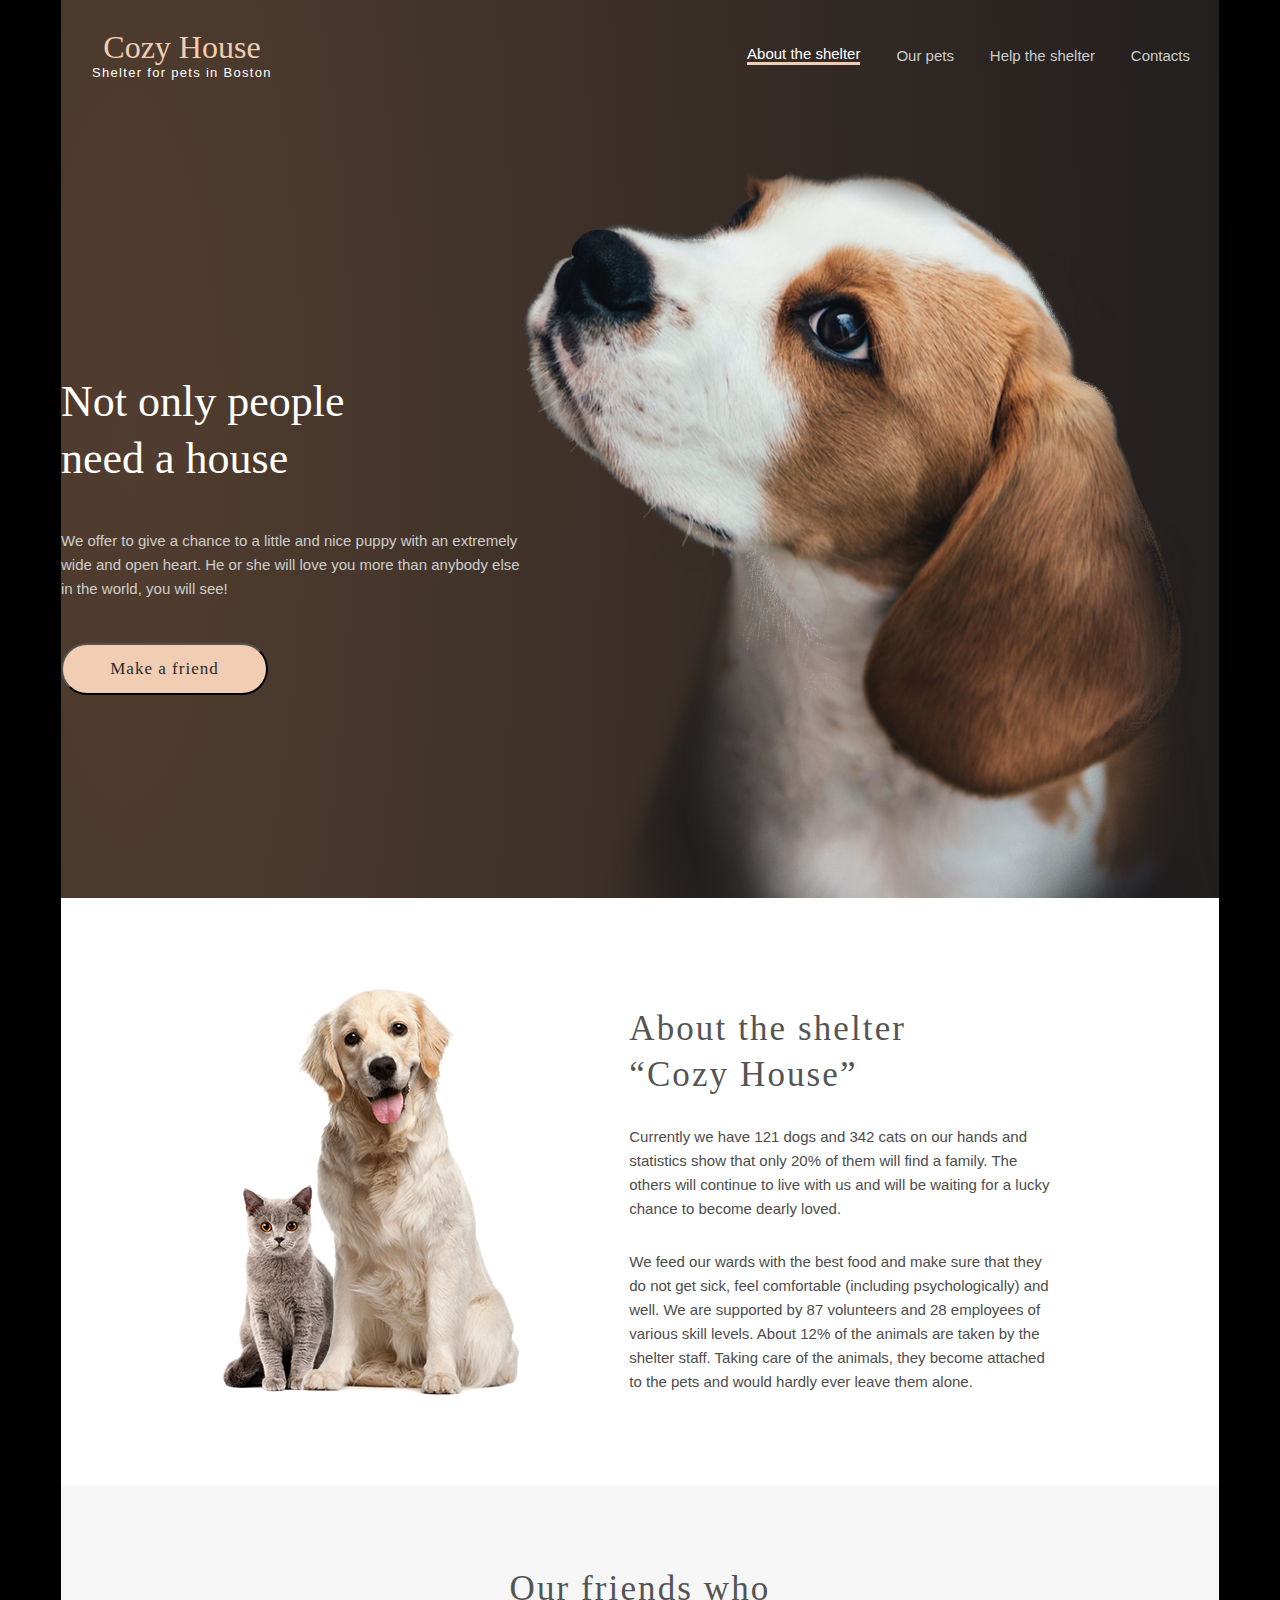
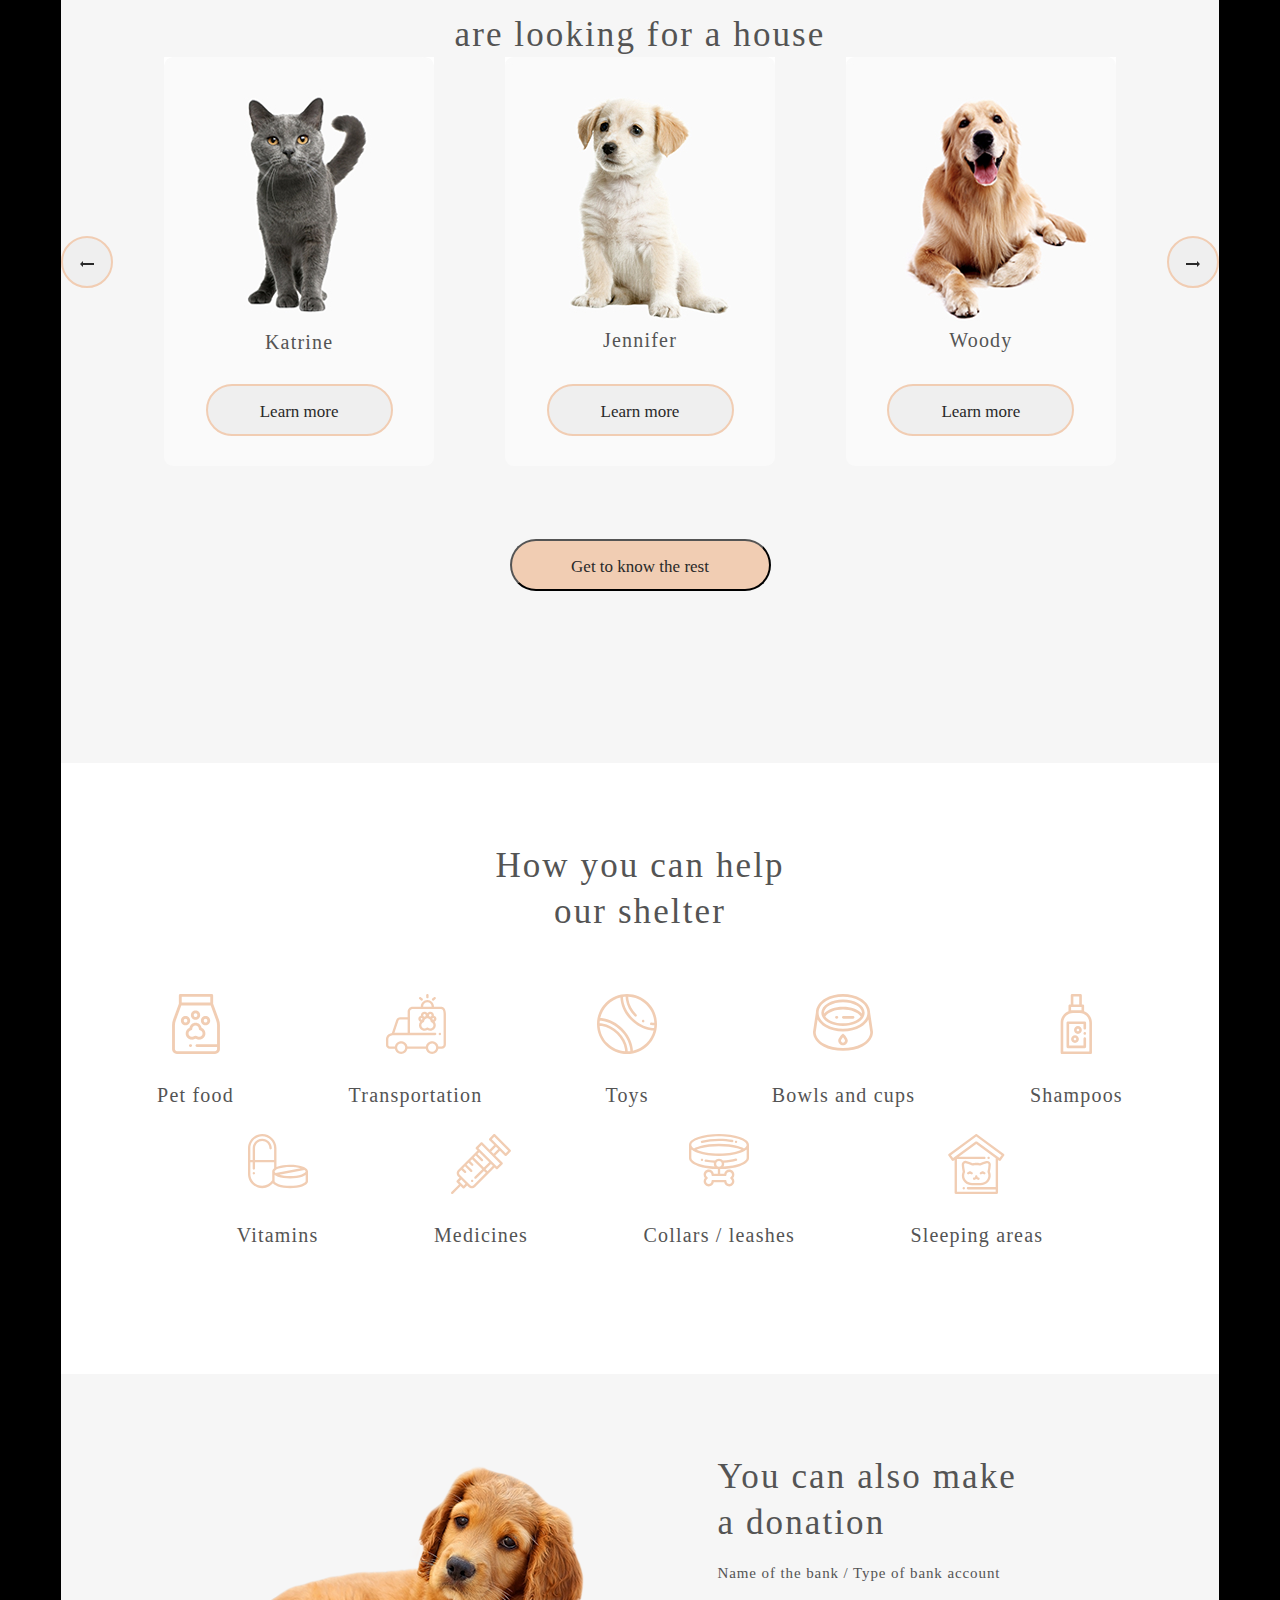
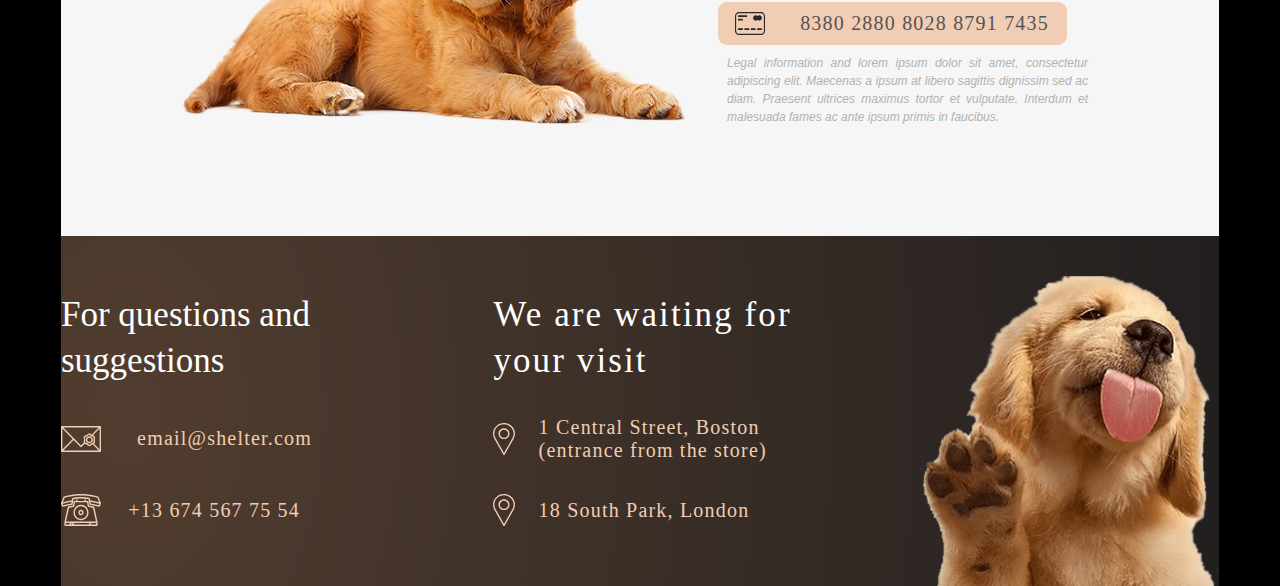
<file: index.html>
<!DOCTYPE html>
<html lang="en">

<head>
    <meta charset="UTF-8">
    <meta http-equiv="X-UA-Compatible" content="IE=edge">
    <meta name="viewport" content="width=device-width, initial-scale=1.0">
    <title>Shelter</title>
    <link rel="icon" href="./img/icon.svg" type="image/x-icon">

    <link rel="stylesheet" href="./css/body.css">
    <!-- <link rel="stylesheet" href="./css/StartScreen.css"> -->
    <link rel="stylesheet" href="./css/about.css">
    <link rel="stylesheet" href="./css/pets.css">
    <link rel="stylesheet" href="./css/help.css">
    <link rel="stylesheet" href="./css/donation.css">
    <link rel="stylesheet" href="./css/footer.css">

    <script rel="script" src="./js/myScript.js"></script>
    <!-- <script rel="script" src="./js/multilevel-accordion.js"></script> -->

    <link rel="stylesheet" href="./css/accordion.css">

    <link rel="stylesheet" href="./css/headermain.css">
    <link rel="stylesheet" href="./css/headerpets.css">

    <style>

    </style>


    <script>
        window.onload = function () {
            document.getElementById('m1').style.borderBottom = "#F1CDB3 3px solid";
            document.getElementById('m1').style.color = "white";
            document.getElementById('n1').style.borderBottom = "#F1CDB3 3px solid";
            document.getElementById('n1').style.color = "white";
        }
    </script>

</head>

<body>
    <div class="main">
        <div class="startScreen">
            <header>
                <a id="logo" href="#" class="logo">
                    <h1 class="logoTitle">Cozy House</h1>
                    <p class="logoSubstitile">Shelter for pets in Boston</p>
                </a>
                <div class="navMenu">

                    <a id="n1" href="#" onclick="menu1Target1()">
                        About the shelter
                    </a>

                    <a id="n2" href="pets.html" target="pets" onclick="menu1Target2()">
                        Our pets
                    </a>

                    <a id="n3" href="#helpDiv" onclick="menu1Target3()">
                        Help the shelter
                    </a>

                    <a id="n4" href="#footer" onclick="menu1Target4()">
                        Contacts
                    </a>
                </div>

                <div id="accordion" class="accordion">
                    <div class="accordion__item">
                        <div class="accordion__header">
                            <a href="#" class="logo">
                                <h1 class="logoTitle">Cozy House</h1>
                                <p class="logoSubstitile">Shelter for pets in Boston</p>
                            </a>
                        </div>
                        <div class="accordion__body">
                            <div class="accordion__content">
                                
                                <a id="m1" href="#" onclick="menuTarget1()">
                                    About the shelter
                                </a>

                                <a id="m2" href="pets.html" target="pets" onclick="menuTarget2()">
                                    Our pets
                                </a>

                                <a id="m3" href="#helpDiv" onclick="menuTarget3()">
                                    Help the shelter
                                </a>

                                <a id="m4" href="#footer" onclick="menuTarget4()">
                                    Contacts
                                </a>

                            </div>
                        </div>
                    </div>


                    <script>
                        new ItcAccordion(document.querySelector('.accordion'), {
                            alwaysOpen: false
                        });
                    </script>
                </div>
 
            </header>

            <div class="StartScreen-content">
                <div class="contentPuppy">
                    <h2>Not only people <br> need a house</h2>
                    <p>We offer to give a chance to a little and nice puppy with an extremely wide and open heart.
                        He or she will love you more than anybody else in the world, you will see!</p>
                    <button class="btn colorBtn" onclick="location.href='#pets'">Make a friend</button>
                </div>
                <div class="start-screen-puppy">
                    <img src="./img/dog.png" alt="dog.png">
                </div>

            </div>

        </div>


        <div class="about">
            <div class="aboutPetsContent">
                <div class="aboutPets">
                    <img src="./img/about-pets.jpg" alt="about-pets.jpg">
                </div>

                <div class="aboutContent">
                    <h3>About the shelter <br> “Cozy House”</h3>
                    <p class="aboutContentP1">

                        Currently we have 121 dogs and 342 cats on our hands and statistics show that only 20% of them
                        will find a family. The others will continue to live with us and will be waiting for a lucky
                        chance to become dearly loved.

                    </p>

                    <p class="aboutContentP2">
                        We feed our wards with the best food and make sure that they do not get sick, feel comfortable
                        (including psychologically) and well. We are supported by 87 volunteers and 28 employees of
                        various skill levels. About 12% of the animals are taken by the shelter staff. Taking care of
                        the animals, they become attached to the pets and would hardly ever leave them alone.
                    </p>

                </div>
            </div>
        </div>

        <div id="pets" class="pets">
            <div class="petsContent">
                <h3>Our friends who<br>are looking for a house</h3>
                <div class="petsContentSlider">
                    <button class="petsSliderBtn"><img src="./img/Arrow.svg" alt=""></button>
                    <div class="cards">
                        <div class="card">
                            <div>
                                <img src="./img/pets-katrine.jpg" alt="katrine">
                            </div>

                            <p>Katrine</p>
                            <button class="cardBtn">Learn more</button>
                        </div>
                        <div class="card">
                            <img src="./img/pets-jennifer.jpg" alt="jennifer">
                            <p>Jennifer</p>
                            <button class="cardBtn">Learn more</button>
                        </div>
                        <div class="card">
                            <img src="./img/pets-woody.jpg" alt="woody">
                            <p>Woody</p>
                            <button class="cardBtn">Learn more</button>
                        </div>

                        <div class="card">
                            <img src="./img/pets-sophia.jpg" alt="sophia">
                            <p>Sophia</p>
                            <button class="cardBtn">Learn more</button>
                        </div>
    
                        <div class="card">
                            <img src="./img/pets-timmy.jpg" alt="Timmy">
                            <p>Timmy</p>
                            <button class="cardBtn">Learn more</button>
                        </div>
    
                        <div class="card">
                            <img src="./img/pets-charly.jpg" alt="Charly">
                            <p>Charly</p>
                            <button class="cardBtn">Learn more</button>
                        </div>
    
                        <div class="card">
                            <img src="./img/pets-scarlet.jpg" alt="Scarlett">
                            <p>Scarlett</p>
                            <button class="cardBtn">Learn more</button>
                        </div>
    
                        <div class="card">
                            <img src="./img/pets-freddie.jpg" alt="Freddie">
                            <p>Freddie</p>
                            <button class="cardBtn">Learn more</button>
                        </div>
                    </div>
                    <button class="petsSliderBtn"><img src="./img/Arrow-1.svg" alt=""></button>
                </div>
                <button class="petsBtn colorBtn" onclick="goToPage('pets.html')"> Get to know the rest</button>
            </div>
        </div>


        <div id="helpDiv" class="help">
            <div class="helpContent">
                <div class="helpHeading">
                    <h3>How you can help our shelter</h3>
                </div>
                <div class="helpList">
                    <div class="helpIcon">
                        <div>
                            <img src="./img/help/Vector.svg" alt="">
                        </div>
                        <h4>Pet food</h4>
                    </div>

                    <div class="helpIcon">
                        <div>
                            <img src="./img/help/transportation.svg" alt="">
                        </div>
                        <h4>Transportation</h4>
                    </div>
                    <div class="helpIcon">
                        <div>
                            <img src="./img/help/toys.svg" alt="">
                        </div>
                        <h4>Toys</h4>
                    </div>

                    <div class="helpIcon">
                        <div>
                            <img src="./img/help/bowls-and-cups.svg" alt="">
                        </div>
                        <h4>Bowls and cups</h4>
                    </div>

                    <div class="helpIcon">
                        <div>
                            <img src="./img/help/shampoos.svg" alt="">
                        </div>
                        <h4>Shampoos</h4>
                    </div>

                    <div class="helpIcon">
                        <div>
                            <img src="./img/help/vitamins.svg" alt="">
                        </div>
                        <h4>Vitamins</h4>
                    </div>

                    <div class="helpIcon">
                        <div>
                            <img src="./img/help/medicines.svg" alt="">
                        </div>
                        <h4>Medicines</h4>
                    </div>

                    <div class="helpIcon">
                        <div>
                            <img src="./img/help/collars-or-leashes.svg" alt="">
                        </div>
                        <h4>Collars / leashes</h4>
                    </div>

                    <div class="helpIcon">
                        <div>
                            <img src="./img/help/sleeping-area.svg" alt="">
                        </div>
                        <h4>Sleeping areas</h4>
                    </div>

                </div>
            </div>
        </div>

        <div class="donation">
            <div class="donationContent">
                <div class="donationDog">
                    <img src="./img/donation-dog.png" alt="">
                </div>
                <div class="donationContentDog">
                    <h3>You can also make a donation</h3>
                    <h5>Name of the bank / Type of bank account</h5>
                    <div class="donationContentDogCredit-card">
                        <a href="#">
                            <img src="./img/credit-card.svg" alt="">
                            <h4>8380 2880 8028 8791 7435</h4>
                        </a>
                    </div>
                    <p>Legal information and lorem ipsum dolor sit amet, consectetur adipiscing elit. Maecenas a ipsum
                        at libero sagittis dignissim sed ac diam. Praesent ultrices maximus tortor et vulputate.
                        Interdum et malesuada fames ac ante ipsum primis in faucibus.
                    </p>

                </div>

            </div>
        </div>
        <footer id="footer">
            <div class="footerContent">
                <div class="footerContentContacts">
                    <h3>For questions and suggestions</h3>
                    <a href="mailto:maks@htmlbook.ru" class="footerContentContactsMail">
                        <img src="./img/mail.svg" alt="mail">
                        <h4>email@shelter.com</h4>
                    </a>
                    <a href="tel:+136745677554" class="footerContentContactsPhone">
                        <img src="./img/phone.svg" alt="phone">
                        <h4>+13 674 567 75 54</h4>
                    </a>
                </div>

                <div class="footerContentLocations">
                    <h3>We are waiting for your visit</h3>
                    <a href="https://www.google.com/maps/place/%D0%91%D0%BE%D1%81%D1%82%D0%BE%D0%BD,+%D0%9C%D0%B0%D1%81%D1%81%D0%B0%D1%87%D1%83%D1%81%D0%B5%D1%82%D1%81,+%D0%A1%D0%A8%D0%90/@42.3142647,-71.1103683,11z/data=!3m1!4b1!4m5!3m4!1s0x89e3652d0d3d311b:0x787cbf240162e8a0!8m2!3d42.3600825!4d-71.0588801?hl=ru"
                        target="_blank" class="footerContentLocationsAdress">
                        <img src="./img/pin.svg" alt="pin">
                        <h4>1 Central Street, Boston (entrance from the store)</h4>
                    </a>

                    <a href="https://www.google.com/maps/place/%D0%9B%D0%BE%D0%BD%D0%B4%D0%BE%D0%BD,+%D0%92%D0%B5%D0%BB%D0%B8%D0%BA%D0%BE%D0%B1%D1%80%D0%B8%D1%82%D0%B0%D0%BD%D0%B8%D1%8F/@51.5203843,-0.2491838,11.26z/data=!4m5!3m4!1s0x47d8a00baf21de75:0x52963a5addd52a99!8m2!3d51.5072178!4d-0.1275862?hl=ru"
                        target="_blank" class="footerContentLocationsAdress">
                        <img src="./img/pin.svg" alt="pin">
                        <h4>18 South Park, London</h4>
                    </a>
                </div>

            </div>
        </footer>
    </div>


</body>

</html>
</file>
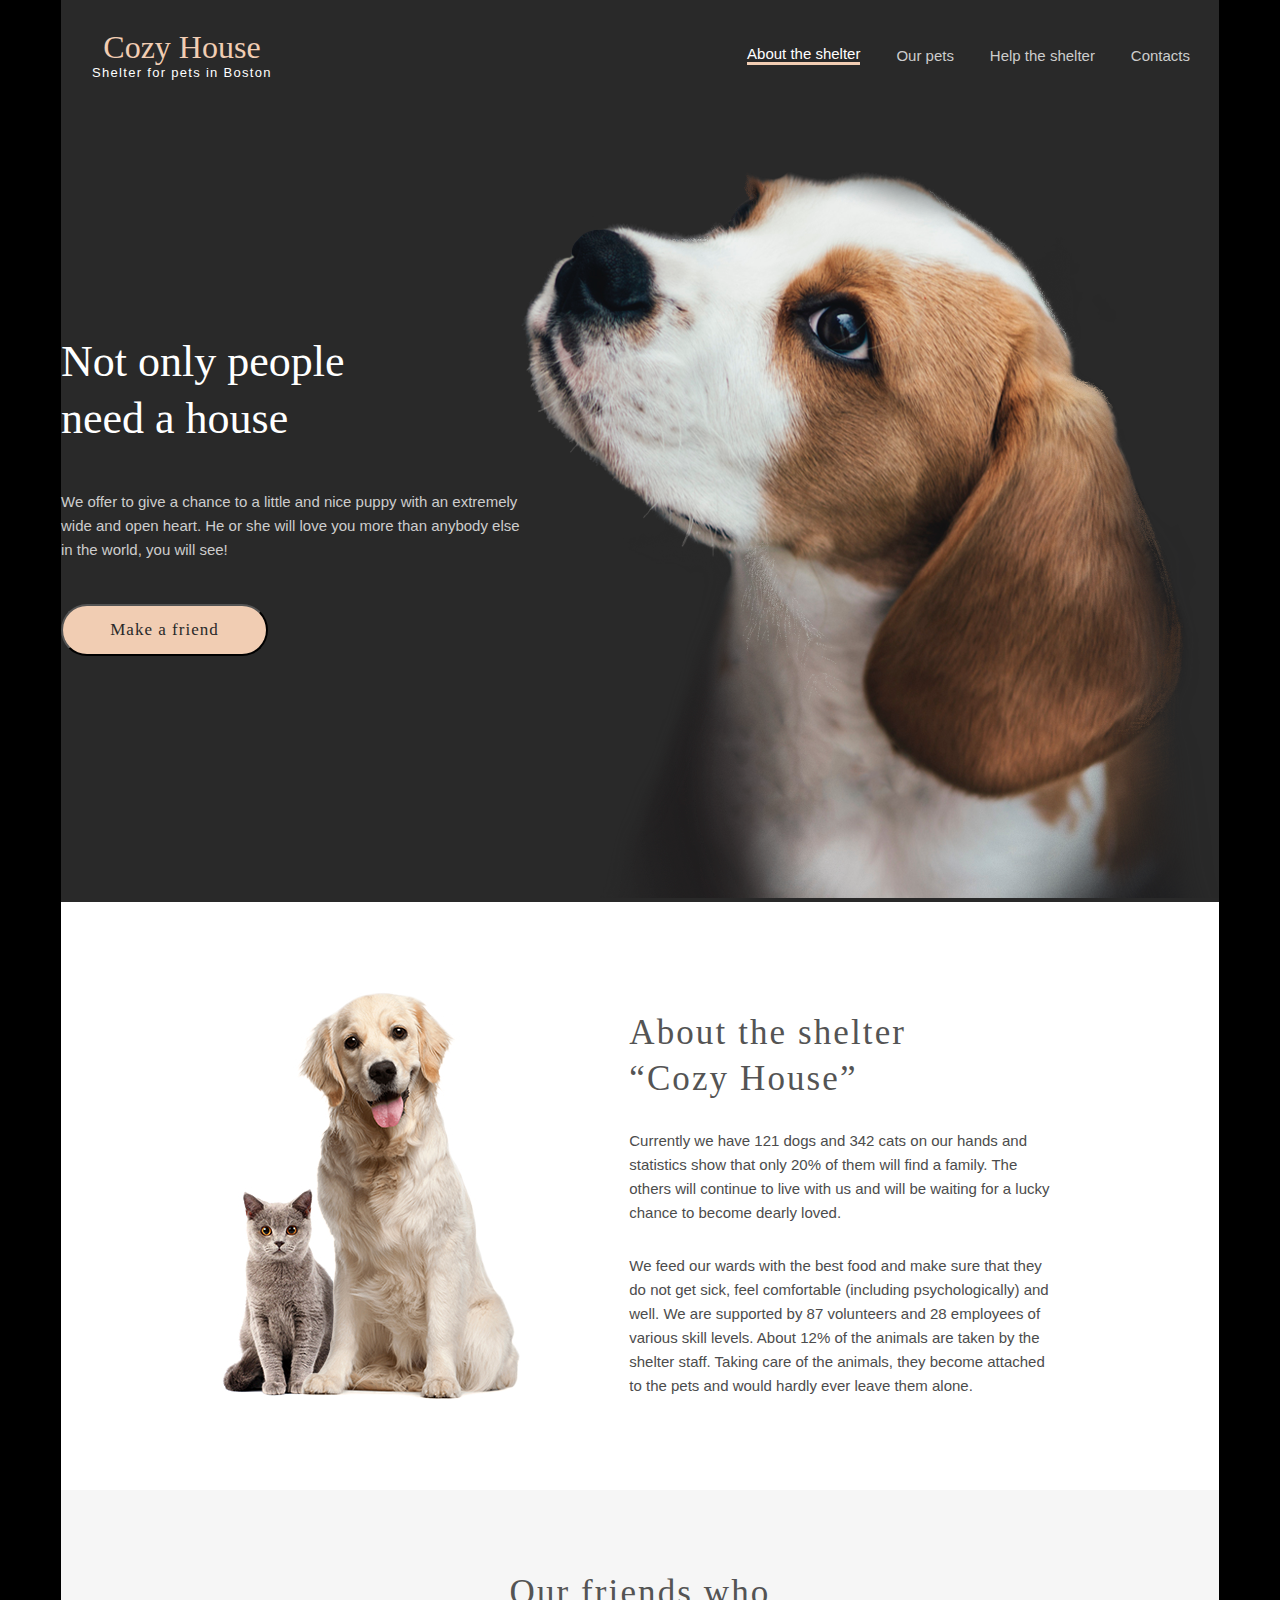
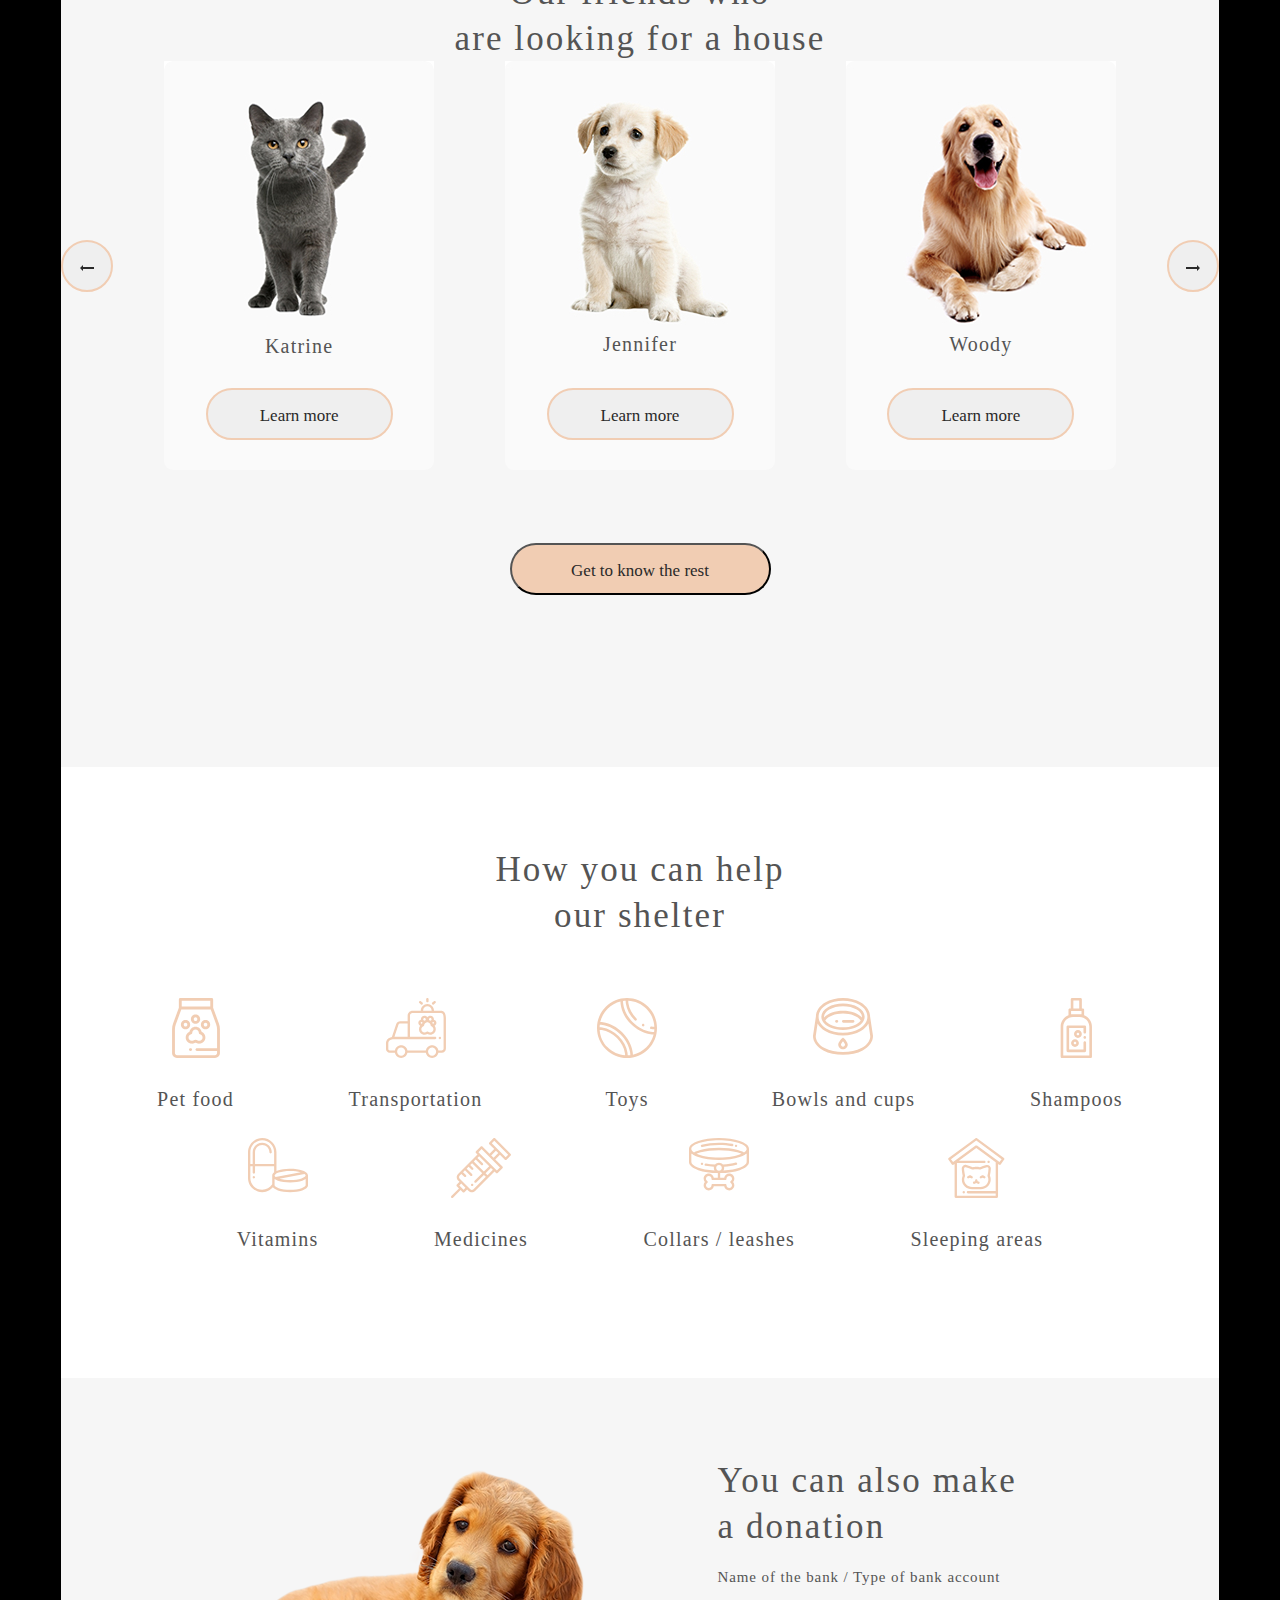
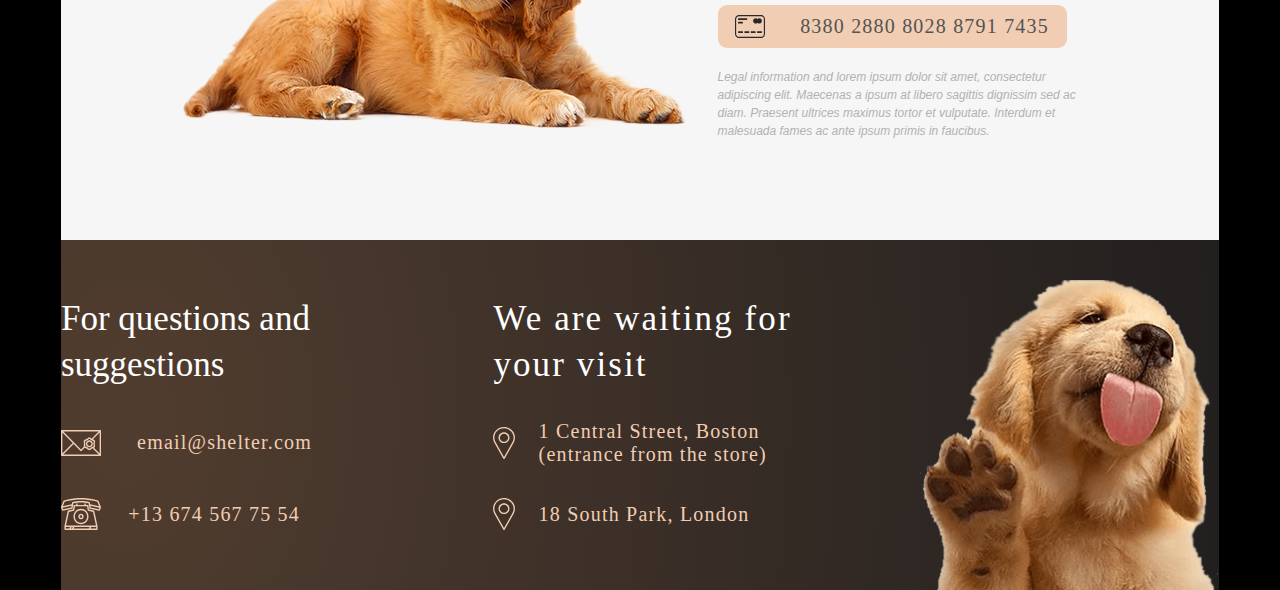
<file: shelter/index.html>
<!DOCTYPE html>
<html lang="ru">

<head>
    <meta charset="UTF-8">
    <meta http-equiv="X-UA-Compatible" content="IE=edge">
    <meta name="viewport" content="width=device-width, initial-scale=1.0">
    <title>Shelter</title>
    <link rel="icon" href="./img/icon.svg" type="image/x-icon">

    <link rel="stylesheet" href="./css/body.css">
    <!-- <link rel="stylesheet" href="./css/StartScreen.css"> -->
    <link rel="stylesheet" href="./css/about.css">
    <link rel="stylesheet" href="./css/pets.css">
    <link rel="stylesheet" href="./css/help.css">
    <link rel="stylesheet" href="./css/donation.css">
    <link rel="stylesheet" href="./css/footer.css">

    <script rel="script" src="./js/myScript.js"></script>
    <!-- <script rel="script" src="./js/multilevel-accordion.js"></script> -->

    <link rel="stylesheet" href="./css/accordion.css">

    <link rel="stylesheet" href="./css/headermain.css">
    <link rel="stylesheet" href="./css/headerpets.css">

    <style>

    </style>


    <script>
        window.onload = function () {
            document.getElementById('m1').style.borderBottom = "#F1CDB3 3px solid";
            document.getElementById('m1').style.color = "white";
            document.getElementById('n1').style.borderBottom = "#F1CDB3 3px solid";
            document.getElementById('n1').style.color = "white";
        }
    </script>

</head>

<body>
    <div class="main">
        <div class="startScreen">
            <header>
                <a id="logo" href="#" class="logo">
                    <h1 class="logoTitle">Cozy House</h1>
                    <p class="logoSubstitile">Shelter for pets in Boston</p>
                </a>
                <div class="navMenu">

                    <a id="n1" href="#" onclick="menu1Target1()">
                        About the shelter
                    </a>

                    <a id="n2" href="pets.html" target="pets" onclick="menu1Target2()">
                        Our pets
                    </a>

                    <a id="n3" href="#helpDiv" onclick="menu1Target3()">
                        Help the shelter
                    </a>

                    <a id="n4" href="#footer" onclick="menu1Target4()">
                        Contacts
                    </a>
                </div>

                <div id="accordion" class="accordion">
                    <div class="accordion__item">
                        <div class="accordion__header">
                            <a href="#" class="logo">
                                <h1 class="logoTitle">Cozy House</h1>
                                <p class="logoSubstitile">Shelter for pets in Boston</p>
                            </a>
                        </div>
                        <div class="accordion__body">
                            <div class="accordion__content">
                                
                                <a id="m1" href="#" onclick="menuTarget1()">
                                    About the shelter
                                </a>

                                <a id="m2" href="pets.html" target="pets" onclick="menuTarget2()">
                                    Our pets
                                </a>

                                <a id="m3" href="#helpDiv" onclick="menuTarget3()">
                                    Help the shelter
                                </a>

                                <a id="m4" href="#footer" onclick="menuTarget4()">
                                    Contacts
                                </a>

                            </div>
                        </div>
                    </div>


                    <script>
                        new ItcAccordion(document.querySelector('.accordion'), {
                            alwaysOpen: false
                        });
                    </script>
                </div>

 
            </header>

            <div class="StartScreen-content">
                <div class="contentPuppy">
                    <h2>Not only people <br> need a house</h2>
                    <p>We offer to give a chance to a little and nice puppy with an extremely wide and open heart.
                        He or she will love you more than anybody else in the world, you will see!</p>
                    <button class="btn colorBtn" onclick="location.href='#pets'">Make a friend</button>
                </div>
                <div class="start-screen-puppy">
                    <img src="./img/dog.png" alt="dog.png">
                </div>

            </div>

        </div>


        <div class="about">
            <div class="aboutPetsContent">
                <div class="aboutPets">
                    <img src="./img/about-pets.jpg" alt="about-pets.jpg">
                </div>

                <div class="aboutContent">
                    <h3>About the shelter <br> “Cozy House”</h3>
                    <p class="aboutContentP1">

                        Currently we have 121 dogs and 342 cats on our hands and statistics show that only 20% of them
                        will find a family. The others will continue to live with us and will be waiting for a lucky
                        chance to become dearly loved.

                    </p>

                    <p class="aboutContentP2">
                        We feed our wards with the best food and make sure that they do not get sick, feel comfortable
                        (including psychologically) and well. We are supported by 87 volunteers and 28 employees of
                        various skill levels. About 12% of the animals are taken by the shelter staff. Taking care of
                        the animals, they become attached to the pets and would hardly ever leave them alone.
                    </p>

                </div>
            </div>
        </div>

        <div id="pets" class="pets">
            <div class="petsContent">
                <h3>Our friends who<br>are looking for a house</h3>
                <div class="petsContentSlider">
                    <button class="petsSliderBtn"><img src="./img/Arrow.svg" alt=""></button>
                    <div class="cards">
                        <div class="card">
                            <div>
                                <img src="./img/pets-katrine.jpg" alt="katrine">
                            </div>

                            <p>Katrine</p>
                            <button class="cardBtn">Learn more</button>
                        </div>
                        <div class="card">
                            <img src="./img/pets-jennifer.jpg" alt="jennifer">
                            <p>Jennifer</p>
                            <button class="cardBtn">Learn more</button>
                        </div>
                        <div class="card">
                            <img src="./img/pets-woody.jpg" alt="woody">
                            <p>Woody</p>
                            <button class="cardBtn">Learn more</button>
                        </div>

                        <div class="card">
                            <img src="./img/pets-sophia.jpg" alt="sophia">
                            <p>Sophia</p>
                            <button class="cardBtn">Learn more</button>
                        </div>
    
                        <div class="card">
                            <img src="./img/pets-timmy.jpg" alt="Timmy">
                            <p>Timmy</p>
                            <button class="cardBtn">Learn more</button>
                        </div>
    
                        <div class="card">
                            <img src="./img/pets-charly.jpg" alt="Charly">
                            <p>Charly</p>
                            <button class="cardBtn">Learn more</button>
                        </div>
    
                        <div class="card">
                            <img src="./img/pets-scarlet.jpg" alt="Scarlett">
                            <p>Scarlett</p>
                            <button class="cardBtn">Learn more</button>
                        </div>
    
                        <div class="card">
                            <img src="./img/pets-freddie.jpg" alt="Freddie">
                            <p>Freddie</p>
                            <button class="cardBtn">Learn more</button>
                        </div>
                    </div>
                    <button class="petsSliderBtn"><img src="./img/Arrow-1.svg" alt=""></button>
                </div>
                <button class="petsBtn colorBtn" onclick="goToPage('pets.html')"> Get to know the rest</button>
            </div>
        </div>


        <div id="helpDiv" class="help">
            <div class="helpContent">
                <div class="helpHeading">
                    <h3>How you can help our shelter</h3>
                </div>
                <div class="helpList">
                    <div class="helpIcon">
                        <div>
                            <img src="./img/help/Vector.svg" alt="">
                        </div>
                        <h4>Pet food</h4>
                    </div>

                    <div class="helpIcon">
                        <div>
                            <img src="./img/help/transportation.svg" alt="">
                        </div>
                        <h4>Transportation</h4>
                    </div>
                    <div class="helpIcon">
                        <div>
                            <img src="./img/help/toys.svg" alt="">
                        </div>
                        <h4>Toys</h4>
                    </div>

                    <div class="helpIcon">
                        <div>
                            <img src="./img/help/bowls-and-cups.svg" alt="">
                        </div>
                        <h4>Bowls and cups</h4>
                    </div>

                    <div class="helpIcon">
                        <div>
                            <img src="./img/help/shampoos.svg" alt="">
                        </div>
                        <h4>Shampoos</h4>
                    </div>

                    <div class="helpIcon">
                        <div>
                            <img src="./img/help/vitamins.svg" alt="">
                        </div>
                        <h4>Vitamins</h4>
                    </div>

                    <div class="helpIcon">
                        <div>
                            <img src="./img/help/medicines.svg" alt="">
                        </div>
                        <h4>Medicines</h4>
                    </div>

                    <div class="helpIcon">
                        <div>
                            <img src="./img/help/collars-or-leashes.svg" alt="">
                        </div>
                        <h4>Collars / leashes</h4>
                    </div>

                    <div class="helpIcon">
                        <div>
                            <img src="./img/help/sleeping-area.svg" alt="">
                        </div>
                        <h4>Sleeping areas</h4>
                    </div>

                </div>
            </div>
        </div>


        <div class="donation">
            <div class="donationContent">
                <div class="donationDog">
                    <img src="./img/donation-dog.png" alt="">
                </div>
                <div class="donationContentDog">
                    <h3>You can also make a donation</h3>
                    <h5>Name of the bank / Type of bank account</h5>
                    <div class="donationContentDogCredit-card">
                        <a href="#">
                            <img src="./img/credit-card.svg" alt="">
                            <h4>8380 2880 8028 8791 7435</h4>
                        </a>
                    </div>
                    <p>Legal information and lorem ipsum dolor sit amet, consectetur adipiscing elit. Maecenas a ipsum
                        at libero sagittis dignissim sed ac diam. Praesent ultrices maximus tortor et vulputate.
                        Interdum et malesuada fames ac ante ipsum primis in faucibus.
                    </p>

                </div>

            </div>
        </div>
        <footer id="footer">
            <div class="footerContent">
                <div class="footerContentContacts">
                    <h3>For questions and suggestions</h3>
                    <a href="mailto:maks@htmlbook.ru" class="footerContentContactsMail">
                        <img src="./img/mail.svg" alt="mail">
                        <h4>email@shelter.com</h4>
                    </a>
                    <a href="tel:+136745677554" class="footerContentContactsPhone">
                        <img src="./img/phone.svg" alt="phone">
                        <h4>+13 674 567 75 54</h4>
                    </a>
                </div>

                <div class="footerContentLocations">
                    <h3>We are waiting for your visit</h3>
                    <a href="https://www.google.com/maps/place/%D0%91%D0%BE%D1%81%D1%82%D0%BE%D0%BD,+%D0%9C%D0%B0%D1%81%D1%81%D0%B0%D1%87%D1%83%D1%81%D0%B5%D1%82%D1%81,+%D0%A1%D0%A8%D0%90/@42.3142647,-71.1103683,11z/data=!3m1!4b1!4m5!3m4!1s0x89e3652d0d3d311b:0x787cbf240162e8a0!8m2!3d42.3600825!4d-71.0588801?hl=ru"
                        target="_blank" class="footerContentLocationsAdress">
                        <img src="./img/pin.svg" alt="pin">
                        <h4>1 Central Street, Boston (entrance from the store)</h4>
                    </a>

                    <a href="https://www.google.com/maps/place/%D0%9B%D0%BE%D0%BD%D0%B4%D0%BE%D0%BD,+%D0%92%D0%B5%D0%BB%D0%B8%D0%BA%D0%BE%D0%B1%D1%80%D0%B8%D1%82%D0%B0%D0%BD%D0%B8%D1%8F/@51.5203843,-0.2491838,11.26z/data=!4m5!3m4!1s0x47d8a00baf21de75:0x52963a5addd52a99!8m2!3d51.5072178!4d-0.1275862?hl=ru"
                        target="_blank" class="footerContentLocationsAdress">
                        <img src="./img/pin.svg" alt="pin">
                        <h4>18 South Park, London</h4>
                    </a>
                </div>

            </div>
        </footer>
    </div>


</body>

</html>
</file>
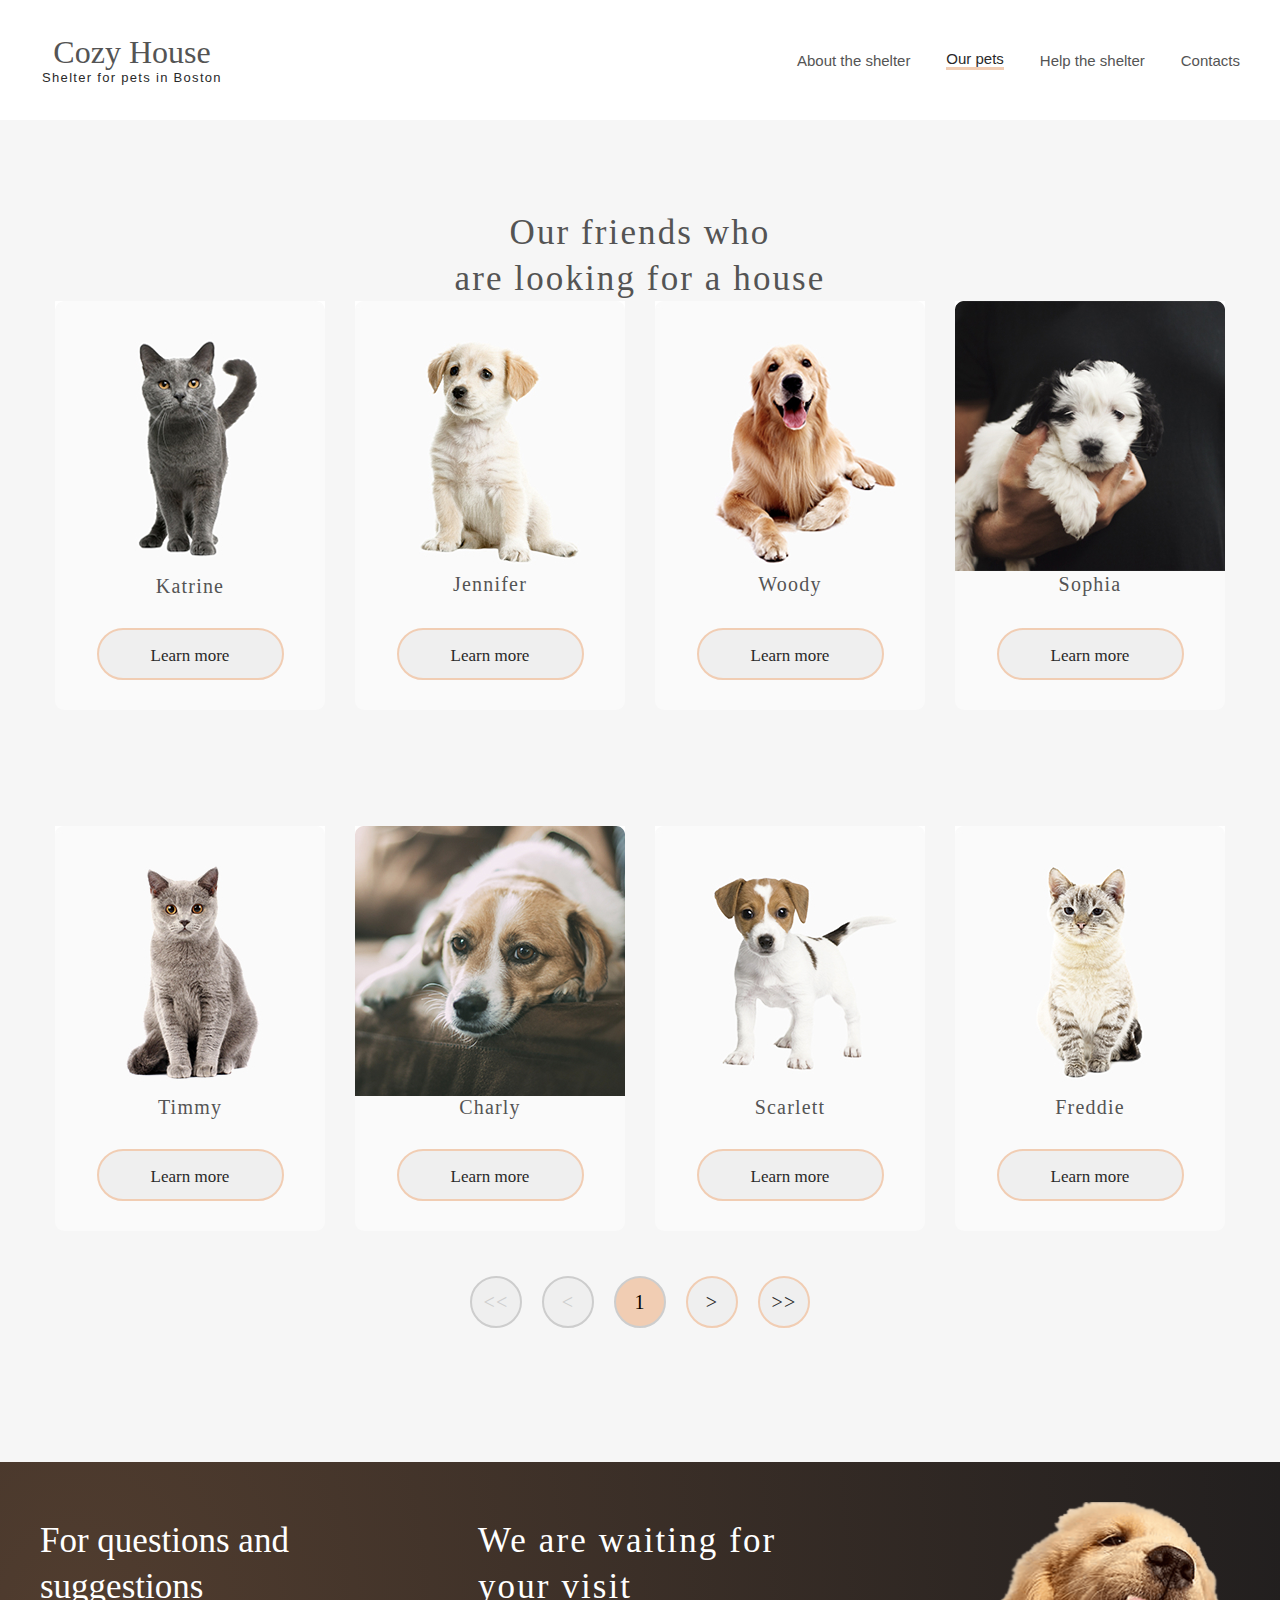
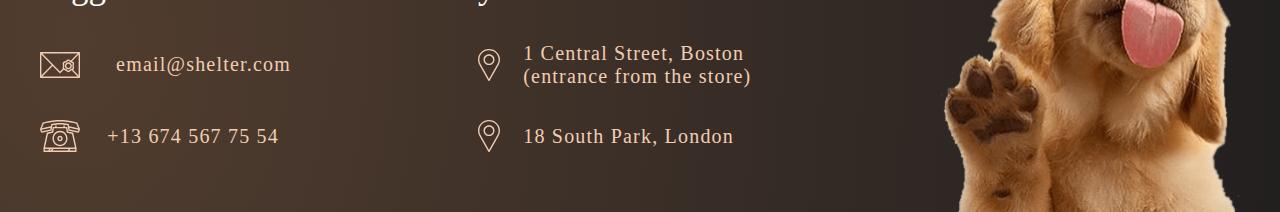
<file: pets.html>
<!DOCTYPE html>
<html lang="en">

<head>
    <meta charset="UTF-8">
    <meta http-equiv="X-UA-Compatible" content="IE=edge">
    <meta name="viewport" content="width=device-width, initial-scale=1.0">
    <title>OurPets</title>
    <link rel="icon" href="./img/icon.svg" type="image/x-icon">

    <link rel="stylesheet" href="./css/footer.css">
    <link rel="stylesheet" href="./css/body.css">
    <!-- <link rel="stylesheet" href="./css/StartScreen.css"> -->
    <!-- <link rel="stylesheet" href="./css/ourPetsHeader.css"> -->
    <link rel="stylesheet" href="./css/pets.css">
    <!-- <link rel="stylesheet" href="./css/ourPets.css"> -->

    <script rel="script" src="./js/myScript.js"></script>
    
    <link rel="stylesheet" href="./css/headermain.css">
    <link rel="stylesheet" href="./css/headerpets.css">
    <link rel="stylesheet" href="./css/petsslider.css">

    <link rel="stylesheet" href="./css/accordion.css">

    <script>
        window.onload = function () {
            document.getElementById("m2").click();
            document.getElementById("n2").click();
        }
    </script>

</head>

<body>

    <div class="ourPets">
        <div class="headerPets">
            <header>
                <a id="logo" href="#" class="logo">
                    <p class="logoTitle">Cozy House</p>
                    <p class="logoSubstitile">Shelter for pets in Boston</p>
                </a>
                <div class="navMenu">

                    <a id="n1" href="index.html" target="shelter" onclick="menu3Target1()">
                        About the shelter
                    </a>

                    <a id="n2" href="#s2" onclick="menu3Target2()">
                        Our pets
                    </a>

                    <a id="n3" href="index.html#helpDiv" target="shelter" onclick="menu3Target3()">
                        Help the shelter
                    </a>

                    <a id="n4" href="#footer" onclick="menu3Target4()">
                        Contacts
                    </a>

                </div>
                
                <div id="accordion" class="accordion">
                    <div class="accordion__item">
                        <div class="accordion__header">
                            <a href="#" class="logo">
                                <h1 class="logoTitle">Cozy House</h1>
                                <p class="logoSubstitile">Shelter for pets in Boston</p>
                            </a>
                        </div>
                        <div class="accordion__body">
                            <div class="accordion__content">
                                
                                <a id="m1" href="index.html" target="shelter" onclick="menu2Target1()">
                                    About the shelter
                                </a>
            
                                <a id="m2" href="#s2" onclick="menu2Target2()">
                                    Our pets
                                </a>
            
                                <a id="m3" href="index.html#helpDiv" target="shelter" onclick="menu2Target3()">
                                    Help the shelter
                                </a>
            
                                <a id="m4" href="#footer" onclick="menu2Target4()">
                                    Contacts
                                </a>
            
                            </div>
                        </div>
                    </div>


                    <script>
                        new ItcAccordion(document.querySelector('.accordion'), {
                            alwaysOpen: false
                        });
                    </script>
                </div>

             
            </header>
        </div>

        <div class="ourPetsPets">
            <div class="ourPetsContent">
                <h3>Our friends who<br>are looking for a house</h3>
                <div class="ourPetsCardsConttainer">
                    <div class="card">
                        <div>
                            <img src="./img/pets-katrine.jpg" alt="katrine">
                        </div>

                        <p>Katrine</p>
                        <button class="cardBtn">Learn more</button>
                    </div>
                    <div class="card">
                        <img src="./img/pets-jennifer.jpg" alt="jennifer">
                        <p>Jennifer</p>
                        <button class="cardBtn">Learn more</button>
                    </div>

                    <div class="card">
                        <img src="./img/pets-woody.jpg" alt="woody">
                        <p>Woody</p>
                        <button class="cardBtn">Learn more</button>
                    </div>

                    <div class="card">
                        <img src="./img/pets-sophia.jpg" alt="sophia">
                        <p>Sophia</p>
                        <button class="cardBtn">Learn more</button>
                    </div>

                    <div class="card">
                        <img src="./img/pets-timmy.jpg" alt="Timmy">
                        <p>Timmy</p>
                        <button class="cardBtn">Learn more</button>
                    </div>

                    <div class="card">
                        <img src="./img/pets-charly.jpg" alt="Charly">
                        <p>Charly</p>
                        <button class="cardBtn">Learn more</button>
                    </div>

                    <div class="card">
                        <img src="./img/pets-scarlet.jpg" alt="Scarlett">
                        <p>Scarlett</p>
                        <button class="cardBtn">Learn more</button>
                    </div>

                    <div class="card">
                        <img src="./img/pets-freddie.jpg" alt="Freddie">
                        <p>Freddie</p>
                        <button class="cardBtn">Learn more</button>
                    </div>

                </div>

                <div class="ourPetsNavigation">
                    <button style=" border: 2px solid #CDCDCD; color: #CDCDCD;" class="petsNavBtn">&#60;&#60;</button>
                    <button style=" border: 2px solid #CDCDCD; color: #CDCDCD;" class="petsNavBtn">&#60;</button>
                    <button style="background: #F1CDB3; scale: none;" class="petsNavBtn">1</button>
                    <button style="border: 2px solid #F1CDB3;color: #292929;"
                        class="petsNavBtn NavBtnEffect">&#62;</button>
                    <button style="border: 2px solid #F1CDB3;color: #292929;"
                        class="petsNavBtn NavBtnEffect">&#62;&#62;</button>
                </div>

            </div>
        </div>

        <footer id="footer">
            <div class="footerContent">
                <div class="footerContentContacts">
                    <h3>For questions and suggestions</h3>
                    <a href="mailto:maks@htmlbook.ru" class="footerContentContactsMail">
                        <img src="./img/mail.svg" alt="mail">
                        <h4>email@shelter.com</h4>
                    </a>
                    <a href="tel:+136745677554" class="footerContentContactsPhone">
                        <img src="./img/phone.svg" alt="phone">
                        <h4>+13 674 567 75 54</h4>
                    </a>
                </div>

                <div class="footerContentLocations">
                    <h3>We are waiting for your visit</h3>
                    <a href="https://www.google.com/maps/place/%D0%91%D0%BE%D1%81%D1%82%D0%BE%D0%BD,+%D0%9C%D0%B0%D1%81%D1%81%D0%B0%D1%87%D1%83%D1%81%D0%B5%D1%82%D1%81,+%D0%A1%D0%A8%D0%90/@42.3142647,-71.1103683,11z/data=!3m1!4b1!4m5!3m4!1s0x89e3652d0d3d311b:0x787cbf240162e8a0!8m2!3d42.3600825!4d-71.0588801?hl=ru"
                        target="_blank" class="footerContentLocationsAdress">
                        <img src="./img/pin.svg" alt="pin">
                        <h4>1 Central Street, Boston (entrance from the store)</h4>
                    </a>

                    <a href="https://www.google.com/maps/place/%D0%9B%D0%BE%D0%BD%D0%B4%D0%BE%D0%BD,+%D0%92%D0%B5%D0%BB%D0%B8%D0%BA%D0%BE%D0%B1%D1%80%D0%B8%D1%82%D0%B0%D0%BD%D0%B8%D1%8F/@51.5203843,-0.2491838,11.26z/data=!4m5!3m4!1s0x47d8a00baf21de75:0x52963a5addd52a99!8m2!3d51.5072178!4d-0.1275862?hl=ru"
                        target="_blank" class="footerContentLocationsAdress">
                        <img src="./img/pin.svg" alt="pin">
                        <h4>18 South Park, London</h4>
                    </a>
                </div>

            </div>
        </footer>
    </div>


</body>

</html>
</file>
<file: css/body.css>
* {
    padding: 0px;
    margin: 0px;
    transition: 0.1s;
    box-sizing: border-box;
    scroll-behavior: smooth;
}

body {
    display: flex;
    background-color: black;
    width: 100%;
}
a{
    text-decoration: none;
}
a:hover{
    cursor: pointer;
}
.main {
    position: relative;
    max-width: 1280px;
    margin: auto;
    display: flex;
    flex-direction: column;

    /* border: 8px solid rosybrown; */
}
.colorBtn:hover{
  background-color: #FDDCC4;
}
</file>
<file: css/StartScreen.css>
.startScreen {
    display: flex;
    justify-content: center;
    flex-direction: column;
    flex-basis: 1280px;
    max-height: 908px;
    /* background: linear-gradient(to bottom right, #F1CDB3, 5%, black); */

    /* start-screen-gradient-background */

    background: radial-gradient(100% 215.42% at 0% 0%, #5B483A 0%, #262425 100%)
   
        
    
}

header {
    display: flex;
    justify-content: space-between;
    max-height: 60px;
    flex-basis: 1200px;
    /* border: 1px wheat solid; */
    margin-left: 40px;
    margin-right: 40px;
    margin-top: 30px;
    /* left: 40px;
    top: 30px;
    border-radius: 0px; */
    align-items: center;
    /* margin-left: calc(50% - 1200px/2);
    margin-top: calc(50% - 60px/2 - 1838px); */

}

header ul {
    /* position: absolute; */
    /* padding: 0px; */
    display: flex;
    flex-basis: 443px;
    height: 27px;
    /* left: 757px; */
    /* top: 16px; */
    justify-content: space-between;
    align-items: center;
    /* border: red 1px solid; */

}

header ul li {

    /* line-height: 160%; */
    /* identical to box height, or 24px */
    list-style-type: none;

    /* color-dark-s */

    /* justify-content: center; */
    color: hwb(0 80% 20%);

}

header ul a {
    color: #CDCDCD;
    font-family: 'Arial';
    font-style: normal;
    font-weight: 400;
    font-size: 15px;
    text-decoration: none;

}

header ul a li:hover {
    color: white;
    cursor: pointer;
    /* border-bottom: #F1CDB3 3px solid; */
}

header ul a li:target {
    color: white;
    /* cursor: pointer; */
    border-bottom: #F1CDB3 3px solid;
}

/* header ul a a li:target {
    color: white;
    
    border-bottom: #F1CDB3 3px solid;
} */


.logo {

    display: flex;
    flex-direction: column;
    align-items: center;
    /* border: 1px solid blue; */
}

.logoTitle {
    font-family: 'Georgia';
    /* font-style: normal; */
    font-weight: 400;
    font-size: 32px;
    line-height: 110%;

    /* or 35px */

    /* display: flex;
    align-items: center;
    letter-spacing: 0.06em; */

    /* color-primary */

    color: #F1CDB3;
}

.logoSubstitile {
    font-family: 'Arial';
    font-style: normal;
    font-weight: 400;
    font-size: 13px;
    line-height: 15px;
    /* identical to box height */

    display: flex;
    align-items: center;
    letter-spacing: 0.1em;

    /* color-light-xl */

    color: #FFFFFF;
}

.StartScreen-content {
    /* position: absolute; */
    display: flex;
    margin-top: 90px;
    margin-left: 45px;
    margin-right: 35px;
    max-width: 1200px;
    max-height: 728px;
    /* left: 40px; */
    /* top: 180px; */
    /* border: 1px red solid; */
    /* align-items: center; */
    justify-content: space-between;

}

.contenPuppy {
    display: flex;
    max-width: 460px;
    /* max-height: 322px; */
    /* left: 0px; */
    top: 163px;
    /* border: green 1px solid; */
}

.contentPuppy h2 {
    /* display: flex; */
    font-family: 'Georgia';
    font-style: normal;
    font-weight: 400;
    font-size: 44px;
    color: #FFFFFF;
    line-height: 130%;
    margin-top: 163px;
    /* border: red solid 1px; */
    max-width: 310px;
}

.contentPuppy p {
    /* display: flex; */
    color: #CDCDCD;
    font-family: 'Arial';
    font-style: normal;
    font-weight: 400;
    font-size: 15px;
    margin-top: 42px;
    line-height: 160%;
    max-width: 460px;
    /* border: red solid 1px; */

}

.start-screen-puppy {
    /* position: absolute;
    top: 180px; */
    /* display: flex; */
    max-width: 698px;
    /* height: 728px; */
    /* left: calc(50% - 698px/2 + 251px); */
    /* bottom: 0px; */
    /* border: 1px blue solid; */
    /* background: url('./img/dog.png'); */
}

.start-screen-puppy img {
    width: 100%;
    margin: auto;
}

.btn {
    width: 207px;
    height: 52px;
    margin-top: 42px;
    /* left: calc(50% - 207px/2 - 126.5px); */
    bottom: 0px;

    /* color-primary */

    background: #F1CDB3;
    /* box-shadow: 0px 4px 4px rgba(0, 0, 0, 0.25), 0px 4px 4px rgba(0, 0, 0, 0.25), 0px 4px 4px rgba(0, 0, 0, 0.25); */
    border-radius: 100px;


    font-family: 'Georgia';
    font-style: normal;
    font-weight: 400;
    font-size: 17px;
    line-height: 130%;
    /* identical to box height, or 22px */

    letter-spacing: 0.06em;

    /* color-dark-3xl */

    color: #292929;

}

.btn:hover {
    cursor: pointer;
    scale: 1.05;
}
</file>
<file: css/about.css>
.about {
    flex-basis: 1280px;
    max-height: 588px;
    display: flex;
    justify-content: space-between;
    align-items: center;
    background-color: white;
    /* border: 5px red solid; */
}

.aboutPetsContent {
    display: flex;
    justify-content: center;
    flex-basis: 1200px;
    max-height: 408px;
    margin-left: auto;
    margin-right: auto;


}

.aboutPets {
  
    display: flex;
    max-width: 300px;
    max-height: 408px;
 
    margin-right: calc(120/1280*100%);
    

}

.aboutPets img {
    width: 100%;
    /* border: 1px blue solid; */
}

.aboutContent {
   
    flex-basis: 430px;
    max-height: 380px;
   
    margin-top: calc(14/908*100%);
    /* border: 1px blue solid; */
    flex-direction: column;

}

.aboutContent h3 {
    font-family: 'Georgia';
    font-style: normal;
    font-weight: 400;
    font-size: 35px;
    line-height: 130%;
    /* or 45px */

    display: flex;
    align-items: center;
    
    letter-spacing: 0.06em;

    /* color-dark-l */

    color: #545454;

}

.aboutContentP1 {
    /* paragraph-l */

    font-family: 'Arial';
    font-style: normal;
    font-weight: 400;
    font-size: 15px;
    line-height: 160%;
    /* or 24px */


    /* color-dark-xl */

    color: #4C4C4C;
    margin-top: calc(25/380*100%);
}

.aboutContentP2 {
    font-family: 'Arial';
    font-style: normal;
    font-weight: 400;
    font-size: 15px;
    line-height: 160%;
    /* or 24px */
    color: #4C4C4C;
    margin-top: calc(25/380*100%);
    
}


@media only screen and (max-width : 768px) {

    .about {
        max-height: 1048px;
    }

    .about .aboutPetsContent {
        height: 868px;
        max-width: 437px;
        
        margin: auto;
        margin-top: 80px;
        flex-direction: column;
        align-content: center;
        justify-content: space-between;

    }

    .about .aboutPets {
        order: 1;
        margin: auto;
        margin-bottom: 0px;
        max-height: 408px;
        max-width: 300px;
        margin-top: 80px;


    }

    .about .aboutContent {
        max-height: 380px;
        margin: auto;
        width: 95%;
        /* border: 1px solid red; */
    }

    .aboutContent h3 {
        font-size: 35px;
       


    }

    .aboutContent .aboutContentP1 {
        margin-top: 25px;
        font-size: 15px;
         
    }

    .aboutContent .aboutContentP2 {
        margin-top: 25px;
        font-size: 15px;
        
    }



}

@media only screen and (max-width : 320px) {
    .about {
        max-height: 974px;


    }

    .about .aboutPetsContent {
        margin-top: 42px;
        height: 890px;
    }

    .about .aboutPets {
        max-height: 353.6000061035156px;
        max-width: 260px;

    }

    .aboutPets img {}

    .about .aboutContent {
        max-height: 494px;

    }

    .about .aboutContent h3 {
        /* border: 1px solid red; */
        text-align: center;
    }

    .aboutContentP1 {}

    .about .aboutContentP2 {
        margin-top: 22px;
    }



}
</file>
<file: css/pets.css>
.pets {
    /* position: absolute; */
    flex-basis: 1280px;
    max-height: 877px;


    /* color-light-l */

    background: #F6F6F6;
    display: flex;
    /* border: 1px solid blue; */
}

.petsContent {
    display: flex;
    flex-direction: column;
    flex-basis: 1200px;
    max-height: 697px;
    /* margin-left: calc(50% - 1200px/2); */
    margin-left: auto;
    margin-right: auto;
    margin-top: 80px;
    /* border: 1px solid red; */
}

.petsContent h3 {
    font-family: 'Georgia';
    font-style: normal;
    font-weight: 400;
    font-size: 35px;
    line-height: 130%;
    /* or 45px */

    display: flex;
    align-items: center;
    text-align: center;
    letter-spacing: 0.06em;


    /* color-dark-l */
    color: #545454;

    /* border: 1px solid blue; */

    /* max-width: 400px;
    max-height: 90px; */
    margin-left: auto;
    margin-right: auto;

}

.petsContentSlider {
    display: flex;
    justify-content: space-between;
    max-width: 1200px;
    max-height: 435px;
    /* border: 1px solid blue; */

}

.petsSliderBtn {

    box-sizing: border-box;

    /* Auto layout */

    display: flex;
    flex-direction: column;
    align-items: center;
    padding: 23px 19px;

    /* position: absolute; */
    max-width: 52px;
    width: 100%;

    max-height: 52px;


    /* top: 192px; */

    /* color-primary */

    border: 2px solid #F1CDB3;
    border-radius: 100px;
    margin-top: auto;
    margin-bottom: auto;


}

.petsSliderBtn:hover {
    background: #FDDCC4;
    cursor: pointer;
    scale: 1.1;


}

.cards {
    margin-right: calc(53/1200*100%);
    margin-left: calc(53/1200*100%);
    width: 100%;
    /* border: 1px solid red; */
    display: flex;
    justify-content: space-between;
    max-height: 435px;
}

.card {
    /* border: 1px solid blue; */
    display: flex;
    flex-direction: column;
    justify-content: space-between;
    max-width: 270px;

    max-height: 435px;
    /* left: 105px;
    top: 0px; */

    /* color-light-s */

    background: #FAFAFA;
    border-radius: 9px;
}

.pets .card:nth-child(n+4) {
    display: none;
}


.card p {
    font-family: 'Georgia';
    font-style: normal;
    font-weight: 400;
    font-size: 20px;
    line-height: 23px;
    /* identical to box height */

    display: flex;
    align-items: center;
    text-align: center;
    letter-spacing: 0.06em;

    /* color-dark-l */
    color: #545454;
    text-align: center;
    margin: auto;
    margin-bottom: 30px;



}

.card img {
    width: 100%;
    /* border: 1px solid red; */
}

.cardBtn {
    display: flex;
    font-family: 'Georgia';
    font-style: normal;
    font-weight: 400;
    font-size: 17px;
    line-height: 130%;
    /* identical to box height, or 22px */

    /* letter-spacing: 0.06em; */

    /* color-dark-3xl */

    color: #292929;


    /* Auto layout */

    box-sizing: border-box;

    /* Auto layout */

    display: flex;
    flex-direction: column;
    align-items: center;
    padding: 15px 45px;
    gap: 10px;

    max-width: 187px;
    max-height: 52px;
    width: 100%;
    /* color-primary */

    border: 2px solid #F1CDB3;
    border-radius: 100px;

    /* Inside auto layout */

    flex: none;
    order: 0;
    flex-grow: 0;
    margin: auto;
    margin-bottom: 30px;



}

.card:hover {
    /* background: #FFFFFF; */
    scale: 1.02;
    box-shadow: 0 0 20px #545454;
    cursor: pointer;
}

/* .card:hover > div{
    background: #FFFFFF;
    background-blend-mode: difference;
} */

.cardBtn:hover {
    background: #FDDCC4;
    cursor: pointer;
    scale: 1.05;
}

.petsBtn {
    display: flex;
    flex-direction: column;
    align-items: center;
    padding: 15px 45px;
    gap: 10px;

    /* position: absolute; */
    max-width: 261px;
    width: 100%;
    max-height: 52px;
    height: 100%;
    /* left: 470px;
    top: 645px; */
    margin: auto;
    /* margin-top: 60px; */

    /* color-primary */

    background: #F1CDB3;
    border-radius: 100px;

    font-family: 'Georgia';
    font-style: normal;
    font-weight: 400;
    font-size: 17px;
    line-height: 130%;
    color: #292929;
}

.petsBtn:hover {
    cursor: pointer;
    scale: 1.05;

}



@media only screen and (max-width : 780px) {

    .pets {}

    .petsContent {}

    .petsContent h3 {
        /* margin-top: 80px; */
        font-size: 35px;
        max-width: 300px;
    }

    .petsContentSlider {

        max-height: 435px;
        max-width: 708px;
        margin-top: 60px;
        margin: auto;

    }

    .petsSliderBtn {
        /* margin-left: calc(30/768*100%);
        margin-right: calc(30/768*100%); */
    }

    .petsSliderBtn:hover {}

    .cards {
        margin-left: calc(12/768*100%);
        margin-right: calc(12/768*100%);
    }


    .pets .card:nth-child(n+3) {
        display: none;
    }

    .card {}


    .card p {}

    .card img {}

    .cardBtn {}

    .card:hover {}



    .cardBtn:hover {}

    .petsBtn {}

    .petsBtn:hover {}


}

@media only screen and (max-width : 730px) {

    .petsContentSlider {
        flex-wrap: wrap;
        justify-content: space-around;
    }

    .petsSliderBtn:nth-child(1) {
        order: 1;
    }

    .petsSliderBtn:last-of-type {
        order: 2;
    }


}

@media only screen and (max-width : 320px) {
    .pets {
        max-height: 791px;

    }

    .petsContent {
        margin: auto;
        max-height: 707px;
        flex-basis: 300px;
    }

    .pets .petsContent h3 {
        font-size: 25px;

    }

    .petsContentSlider {
        margin-top: 42px;
        max-height: 507px;
        max-width: 270px;
    }

    .petsSliderBtn:nth-child(1) {
        order: 1;
    }

    .petsSliderBtn:last-of-type {
        order: 2;
    }

    .petsSliderBtn:hover {}

    .cards {
        justify-content: center;
    }


    .pets .card:nth-child(n+2) {
        display: none;
    }

    .petsSliderBtn {
        margin-top: 20px;

    }

    .card {}


    .card p {}

    .card img {}

    .cardBtn {}

    .card:hover {}



    .cardBtn:hover {}

    .petsBtn {
        margin-top: 42px;
    }

    .petsBtn:hover {}





}
</file>
<file: css/help.css>
.help {
    /* position: absolute; */
    display: flex;
    max-width: 1280px;
    /* width: 100%; */
    height: 611px;
    justify-content: center;

    /* color-light-xl */

    background: #FFFFFF;
    /* border: 1px solid greenyellow; */
}

.helpContent {
    display: flex;
    align-items: center;
    flex-basis: 1200px;
    height: 431px;
    /* margin: auto; */
    margin-top: 80px;
    /* border: 1px solid blue; */
    flex-direction: column;

}

.helpHeading {

    margin-left: auto;
    margin-right: auto;

    color: #545454;
    /* border: 1px green solid; */
}

.helpHeading h3 {
    font-family: 'Georgia';
    font-style: normal;
    font-weight: 400;
    font-size: 35px;
    line-height: 130%;
    /* or 45px */
    max-width: 308px;
    text-align: center;
    letter-spacing: 0.06em;
}

.helpList {
    display: flex;
    flex-wrap: wrap;
    justify-content: space-around;
    flex-basis: 1026px;
    /* max-width: 1026px; */
    height: 281px;
    /* margin: auto; */
    margin-top: 60px;
    /* border: 1px rosybrown solid; */
}

.helpIcon {
    height: 113px;
    display: flex;
    flex-direction: column;
    align-items: center;
    justify-content: space-between;
    /* border: 1px red solid; */
}

.helpIcon:hover {
    cursor: pointer;
    scale: 1.1;
}

.helpIcon h4 {
    font-family: 'Georgia';
    font-style: normal;
    font-weight: 400;
    font-size: 20px;
    line-height: 115%;
    /* identical to box height, or 23px */

    display: flex;
    align-items: center;
    text-align: center;
    letter-spacing: 0.06em;

    /* color-dark-l */

    color: #545454;
}

.helpIcon:nth-child(2),
.helpIcon:nth-child(3),
.helpIcon:nth-child(4),
.helpIcon:nth-child(5),
.helpIcon:nth-child(7),
.helpIcon:nth-child(8),
.helpIcon:nth-child(9) {
    margin-left: calc(120/1026*100%);

}

.helpIcon:nth-child(9) {
    margin-right: calc(84/1026*100%);
}

.helpIcon:nth-child(6) {
    margin-left: calc(84/1026*100%);
}

@media only screen and (max-width : 768px) {
    .help {
        height: 779px;
        max-width: 768px;

    }


    .helpContent {
        height: 599px;
        max-width: 630px;

    }

    .helpHeading {}

    .helpHeading h3 {}

    .helpList {
        height: 449px;
        flex-basis: 630px;
        justify-content: space-between;
        align-content: space-between;

    }

    .helpIcon {

        flex-basis: 205px;
    }


    .helpIcon:nth-child(2),
    .helpIcon:nth-child(3),
    .helpIcon:nth-child(4),
    .helpIcon:nth-child(5),
    .helpIcon:nth-child(7),
    .helpIcon:nth-child(8),
    .helpIcon:nth-child(9) {
        margin-left: 0px;
        /* margin: auto; */

    }

    .helpIcon:nth-child(9) {
        margin-right: 0px;
    }

    .helpIcon:nth-child(6) {
        margin-left: 0px;
    }


}

@media only screen and (max-width : 441px) {

    .help {
        height: 745px;
        /* max-width: 320px; */

    }


    .helpContent {
        margin-top: 0px;
        height: 745px;
        /* max-width: 630px; */
        /* border: red solid 4px; */

    }

    .helpHeading {
        margin-top: 42px;

    }

    .helpHeading h3 {
        font-size: 25px;
    }

    .helpList {
        margin-top: 42px;
        margin-bottom: 42px;
        /* margin-left: calc(15/320*100%);
        margin-right: calc(15/320*100%); */
        height: 555px;
        /* flex-basis: 290px; */
        /* justify-content: flex-start; */
        /* align-content: flex-start; */

    }

    .helpIcon {
        height: 87px;
        flex-basis: 140px;
        /* border: 1px red solid; */
       
    }

    .helpIcon h4 {
        font-size: 15px;
    }




}
</file>
<file: css/donation.css>
.donation {
    background: #F6F6F6;
    max-height: 462px;
    flex-basis: 1280px;
    display: flex;
    /* border: 1px blue solid; */
}

.donationContent {
    display: flex;
    justify-content: space-between;
    height: 282px;
    flex-basis: 915px;
    margin: auto;
    margin-top: 80px;
    /* border: 1px red solid; */
}

.donationDog {
    height: 261px;
    max-width: 505px;

    margin-top: auto;
    margin-bottom: auto;
    /* border: 1px blue solid; */

}

.donationDog img {
    width: 100%;

    /* border: 1px red solid; */
}

.donationContentDog {
    display: flex;
    flex-direction: column;
    justify-content: space-between;
    height: 282px;
    max-width: 380px;
    /* border: 1px red solid; */
}

.donationContentDog h3 {
    /* h3 */
    /* height: 90px; */
    max-width: 300px;


    font-family: 'Georgia';
    font-style: normal;
    font-weight: 400;
    font-size: 35px;
    line-height: 130%;
    letter-spacing: 0.06em;
    color: #545454;
}

.donationContentDog h5 {
    margin-top: 20px;

    font-family: 'Georgia';
    font-style: normal;
    font-weight: 400;
    font-size: 15px;
    line-height: 110%;
    letter-spacing: 0.06em;
    color: #545454;
    /* border: 1px red solid; */
}


.donationContentDogCredit-card {
    margin-top: 20px;
    display: flex;
    max-width: 349px;
    height: 43px;
    background: #F1CDB3;
    border-radius: 9px;
    /* border: 1px red solid; */
}

.donationContentDogCredit-card:hover {
    background-color: #FDDCC4;
}

.donationContentDogCredit-card a {
    display: flex;
    width: 100%;
    justify-content: space-around;
    /* border: 1px blue solid; */
    margin: auto;
}

.donationContentDogCredit-card a h4 {
    font-family: 'Georgia';
    font-style: normal;
    font-weight: 400;
    font-size: 20px;
    line-height: 115%;
    letter-spacing: 0.06em;

    /* color-dark-l */

    color: #545454;
}

.donationContentDog p {

    /* border: 1px solid blue; */
    max-width: 380px;
    margin: auto;
    width: 95%;
    text-align: justify;
    height: 72px;
    left: 0px;
    top: 210px;
    /* donation-description */
    font-family: 'Arial';
    font-style: italic;
    font-weight: 400;
    font-size: 12px;
    line-height: 18px;
    /* or 150% */
    display: flex;
    align-items: center;

    /* color-dark-m */
    color: #B2B2B2;

}

@media only screen and (max-width : 768px) {
    .donation {
        max-height: 783px;
    }

    .donationContent {
        margin: 0px;
        margin-top: 80px;
        height: 603px;
        flex-direction: column;
        justify-content: space-between;
        /* align-content: center; */
        align-items: center;
        /* border: 3px solid red; */
    }

    .donationDog {
        display: flex;
        order: 1;
        /* height: 261px;
        max-width: 505px; */
        margin: auto;
        margin-bottom: 0px;
    }

    .donationDog img {
        margin: auto;
    }

    .donationContentDog {}

    .donationContentDog h3 {}

    .donationContentDog h5 {}

    .donationContentDogCredit-card {}

    .donationContentDogCredit-card:hover {}

    .donationContentDogCredit-card a {}

    .donationContentDogCredit-card a h4 {}

    .donationContentDog p {}


}

@media only screen and (max-width : 320px) {
    .donation {
        max-height: 542.2px;
    }

    .donationContent {
        max-width: 320px;
        margin: auto;
        /* margin-left: 0px;
        margin-right: 0px; */
        margin-top: 42px;
        height: 458px;
        /* border: 1px solid blue; */

    }

    .donationDog {
        margin: 0px;
        margin-left: auto;
        margin-right: auto;
        height: 135.1999969482422px;
        max-width: 260px;
        /* border: 1px solid red; */


    }

    .donationDog img {
        width: 100%;
    }

    .donationContentDog {

        max-width: 300px;
        height: 281px;
        /* margin: auto; */
    }

    .donationContentDog h3 {
        font-size: 25px;
        text-align: center;
        /* border: 1px solid red; */

    }

    .donationContentDog h5 {
        margin: 0px;
        margin-top: 20px;
        font-size: 15px;
        text-align:center;
    }

    .donationContentDogCredit-card {
        margin-top: 20px;
    }

    .donationContentDogCredit-card:hover {}

    .donationContentDogCredit-card a {
        /* margin: 0px; */
        /* margin-top: 20px; */
    }

    .donationContentDogCredit-card a h4 {
        font-size: 15px;
    }

    .donationContentDog p {
        margin-top: 20px;
        font-size: 12px;
        height: 90px;
        max-width: 280px;
        text-align: justify;
    }


}
</file>
<file: css/footer.css>
footer {
    display: flex;
    justify-content: center;
    align-items: flex-end;
    max-height: 350px;
    flex-basis: 1280px;
    /* background: linear-gradient(to bottom right,black,#F1CDB3, 0.1%, black); */

    background: radial-gradient(110.67% 538.64% at 5.73% 50%, #513D2F 0%, #1A1A1C 100%), #211F20;

    /* border: 1px solid red; */

}

.footerContent {
    display: flex;
    /* justify-content: space-between; */
    height: 310px;
    flex-basis: 1200px;
    background: url("../img/footer-puppy.png") no-repeat right bottom;


    /* border: 1px solid blue; */

}

.footerContentContacts {
    display: flex;
    flex-direction: column;
    justify-content: space-between;
    height: 234px;
    flex-basis: 278px;

    margin-top: 16px;

    /* border: 1px solid red; */

}

.footerContentContacts h3 {
    /* h3 */

    font-family: 'Georgia';
    font-style: normal;
    font-weight: 400;
    font-size: 35px;
    line-height: 130%;
    color: #FFFFFF;
    /* border: 1px solid red; */
}

.footerContentContactsMail {
    display: flex;
    justify-content: space-between;
    align-items: center;
    max-height: 32px;
    max-width: 251px;
    /* margin-top: calc(40/234*100%); */

    /* border: 1px solid red; */


}

.footerContentContactsMail h4 {
    /* h4 */

    font-family: 'Georgia';
    font-style: normal;
    font-weight: 400;
    font-size: 20px;
    line-height: 115%;
    /* identical to box height, or 23px */

    letter-spacing: 0.06em;

    /* color-primary */

    color: #F1CDB3;

}

.footerContentContactsPhone {
    max-width: 239px;
    max-height: 32px;
    display: flex;
    justify-content: space-between;
    align-items: center;

    /* border: 1px solid red; */
}

.footerContentContactsPhone h4 {
    font-family: 'Georgia';
    font-style: normal;
    font-weight: 400;
    font-size: 20px;
    line-height: 115%;
    /* identical to box height, or 23px */

    letter-spacing: 0.06em;

    /* color-primary */

    color: #F1CDB3;
}

.footerContentLocations {
    height: 234px;
    flex-basis: 302px;
    margin-left: calc(160/1200*100%);
    margin-top: 16px;
    display: flex;
    flex-direction: column;
    justify-content: space-between;
    align-items: center;

    /* border: 1px solid red; */
}

.footerContentLocations h3 {
    /* h3 */

    font-family: 'Georgia';
    font-style: normal;
    font-weight: 400;
    font-size: 35px;
    line-height: 130%;
    /* or 45px */

    letter-spacing: 0.06em;

    /* color-light-xl */

    color: #FFFFFF;
    /* border: 1px solid red; */
}

.footerContentLocationsAdress {
    display: flex;
    /* justify-content: space-around; */
    align-items: center;
    max-height: 46px;
    width: 100%;
    /* border: 1px solid red; */

}

.footerContentLocationsAdress h4 {
    max-width: 260px;
    max-height: 46px;
    /* left: calc(50% - 260px/2 + 21px); */
    top: 124px;

    /* h4 */

    font-family: 'Georgia';
    font-style: normal;
    font-weight: 400;
    font-size: 20px;
    line-height: 115%;
    /* or 23px */
    margin-left: calc(20/260*100%);
    letter-spacing: 0.06em;

    /* color-primary */

    color: #F1CDB3;
}


@media only screen and (max-width : 768px) {

    footer {

        justify-content: center;
        align-items: flex-start;
        max-height: 350px;
        max-height: 639px;

    }

    .footerContent {
        justify-content: space-between;
        height: 639px;
        background: url("../img/footer-puppy.png") no-repeat bottom;
    }

    .footerContentContacts {
        margin-top: 30px;
        margin-left: calc(30/768*100%);
    }

    .footerContentContacts h3 {
        /* h3 */

    }

    .footerContentContactsMail {}

    .footerContentContactsMail h4 {
        /* h4 */


    }

    .footerContentContactsPhone {}

    .footerContentContactsPhone h4 {}

    .footerContentLocations {
        margin-top: 30px;
        margin-right: calc(30/768*100%);
    }

    .footerContentLocations h3 {
        /* h3 */

    }

    .footerContentLocationsAdress {}

    .footerContentLocationsAdress h4 {}

}



@media only screen and (max-width : 670px) {

    footer {

        justify-content: center;
        align-items: flex-start;
        max-height: 809px;
    }



    .footerContent {

        flex-direction: column;
        justify-content: flex-start;
        height: 809px;
        background: url("../img/footer-puppy.png") no-repeat bottom;
        background-size: auto 269px;

        /* border: 1px solid blue; */

    }

    .footerContentContacts {
        margin-top: 30px;
        margin-left: calc(10/320*100%);
        margin-right: calc(10/320*100%);
        flex-basis: 278px;
        max-height: 208px;
    }

    .footerContentContacts h3 {
        /* h3 */
        font-size: 25px;
        text-align: center;

    }

    .footerContentContactsMail {
        /* font-size: 20px; */


    }

    .footerContentContactsMail h4 {
        /* h4 */


    }

    .footerContentContactsPhone {}

    .footerContentContactsPhone h4 {}

    .footerContentLocations {
        margin-top: 40px;
        margin-left: calc(10/320*100%);
        margin-right: calc(10/320*100%);
        flex-basis: 300px;
        max-height: 222px;
    }

    .footerContentLocations h3 {
        /* h3 */
        font-size: 25px;
        text-align: center;
    }

    .footerContentLocationsAdress {}

    .footerContentLocationsAdress h4 {}



}
</file>
<file: css/accordion.css>
.accordion {
  display: none;
}

@media only screen and (max-width : 730px) {
  .accordion {
    width: 95%;
    display: flex;
    justify-content: end;
    position: relative;
    /* width: 320px; */
    /* border: 1px red solid; */
  }

  .headerPets header .accordion>.accordion__item_show {
    background: white;

    /* border: 1px solid blue; */

  }

  .accordion__item {
    width: 100%;

  }

  .accordion>.accordion__item_show {
    max-width: 320px;
  }

  .accordion>.accordion__item_show {
    background: #292929;

    /* border: 1px solid blue; */
    opacity: 0.9;

  }


  .headerPets header .accordion__item_show>.accordion__body {
    background: white;

    /* border: 1px solid red; */


  }

  .accordion__item_show>.accordion__body {
    background: #292929;

    /* border: 1px solid red; */

    opacity: 0.9;


  }

  .accordion__content {
    display: flex;
    justify-content: center;

    /* width: 320px; */

    margin-top: 193px;
    margin-bottom: 248px;
    height: 327px;

  }



  .accordion__content a {
    /* paragraph-mobile-menu */
    font-family: 'Arial';
    font-style: normal;
    font-weight: 400;
    font-size: 32px;
    line-height: 160%;
    /* or 51px */
    display: inline-block;
    width: max-content;

    /* color-light-s */

    /* color: #FAFAFA; */
    padding: 0px;
    margin: auto;


  }

  .accordion__content a:hover {
    color: white;

  }

  .accordion::before,
  .accordion::after {
    box-sizing: border-box;
    display: flex;
    /* border: 1px red solid; */
  }

  .accordion__body {
    /* font-family: Jost;
    font-size: 20px;
    line-height: 30px; */
  }


  .accord__podmenu {
    /* background: url('Home/ividersLine.svg') no-repeat center left; */
    /* font-size: 17px;
    line-height: 26px; */
    /* border: 1px red solid; */
  }

  .accordion>.accordion__item_show {
    position: fixed;

  }


  .accordion__header {
    display: flex;
    /* width: 100%; */
    justify-content: space-between;
    align-items: center;
    /* padding: 0.5rem 1rem; */
    /* color: #FAF6F2; */
    /* border-top: 1px solid rgb(0 0 0 / 12.5%); */
    cursor: pointer;
    transition: background-color 0.2s ease-out;
  }

  /* .accordion__header:hover {
    background: #292929;
  } */

  .accordion__content .accordion__header {
    /* padding-left: 2rem; */
  }

  .accordion__content .accordion__content .accordion__header {
    /* padding-left: 3rem; */
  }

  .headerPets header .accordion>.accordion__item>.accordion__header {
    background-color: white;
  }

  .accordion>.accordion__item>.accordion__header {
    /* font-weight: bold; */
    background: #292929;
  }

  .accordion>.accordion__item>.accordion__header:hover {
    /* background: #292929; */
  }

  .headerPets header .accordion__header::after {
    background: url('../img/Burger-1.svg') right center;

  }

  .accordion__header::after {

    flex-shrink: 0;
    width: 30px;
    height: 22px;
    /* margin-left: auto; */
    background: url('../img/Burger.svg') right center;

    background-repeat: no-repeat;
    background-size: 100%;
    content: "";
    transition: transform 0.2s ease-out;
  }

  /* .accordion__header1::after {
    flex-shrink: 0;
    width: 30px;
    height: 20px;
    margin-left: auto;
    background-image: url('../img/Burger.svg') right;
  
    background-repeat: no-repeat ;
    background-size: 100%;
    content: "";
    transition: transform 0.2s ease-out;
  } */
  .accordion__header::after {

    margin-left: auto;
  }

  .accordion__item_show>.accordion__header::after,
  .accordion__item_slidedown>.accordion__header::after {
    transform: rotate(-90deg);

    /* margin-left: auto; */


  }

  .accordion__item_show .logo {
    display: none;
  }

  .accordion__item_show>.accordion__header1::after,
  .accordion__item_slidedown>.accordion__header1::after {
    /* background-image: url('../img/Burger.svg'); */
    /* width: 30px;
    height: 20px; */
  }

  .headerPets header .accordion__content {
    background: white;
  }

  .accordion__content {
    display: flex;
    flex-direction: column;
    background: #292929;
    opacity: 0.9;
    /* border: 1px solid red; */

  }

  .accordion__content>a {
    /* position: relative; */


    /* padding: 0.5rem 1rem 0.5rem 2rem; */
    color: #FAF6F2;
    text-decoration: none;
    /* background: #292929; */
    /* border-top: 1px solid rgb(0 0 0 / 12.5%); */
    /* border: 1px solid blue; */

  }

  /* .accordion__content .accordion__content>a {
    padding-left: 3rem;
  }

  .accordion__content .accordion__content .accordion__content>a {
    padding-left: 4rem;
  } */

  .accordion__body .accordion__content>a:hover {
    /* background: #292929; */
  }

  .accordion__item:not(.accordion__item_show)>.accordion__body {
    display: none;
  }

}
</file>
<file: css/headermain.css>
.startScreen {
    display: flex;
    justify-content: space-between;
    flex-direction: column;
    max-width: 1280px;
    /* max-height: 908px; */
    /* background: linear-gradient(to bottom right, #F1CDB3, 5%, black); */

    /* start-screen-gradient-background */
    background: radial-gradient(110.67% 538.64% at 5.73% 50%, #513D2F 0%, #1A1A1C 100%), #211F20;
    
}


header {
    display: flex;
    justify-content: space-between;
    max-height: 60px;
    width: 95%;
    max-width: 1200px;
    /* border: 1px wheat solid; */
    margin-left: auto;
    margin-right: auto;
    margin-top: 30px;
    align-items: center;

}

.navMenu {

    display: flex;
    flex-basis: 443px;
    flex-shrink: 10;

    justify-content: space-between;
    align-items: center;
    /* border: red 1px solid; */

}


.navMenu a {
    color: #CDCDCD;
    font-family: 'Arial';
    font-style: normal;
    font-weight: 400;
    font-size: 15px;
    text-decoration: none;
    list-style-type: none;
    /* border-bottom: #F1CDB3 1px solid; */
}

.accordion__content a:hover,
.navMenu a:hover {
    color: white;

    /* border-bottom: #F1CDB3 3px solid; */
}



.logo {
    width: 184px;
    display: flex;
    flex-direction: column;
    align-items: center;
    /* border: 1px solid blue; */
}

.logoTitle {
    font-family: 'Georgia';
    /* font-style: normal; */
    font-weight: 400;
    font-size: 32px;
    line-height: 110%;


    color: #F1CDB3;
}

.logoSubstitile {
    font-family: 'Arial';
    font-style: normal;
    font-weight: 400;
    font-size: 13px;
    line-height: 15px;
    /* identical to box height */

    display: flex;
    align-items: center;
    letter-spacing: 0.1em;

    /* color-light-xl */

    color: #FFFFFF;
}


.StartScreen-content {

    display: flex;
    margin-top: 90px;
    margin-left: auto;
    margin-right: auto;
    margin-bottom: auto;
    max-width: 1200px;
    /* max-height: 728px; */

    /* border: 1px red solid; */

    justify-content: space-between;

}

.contentPuppy {
    display: flex;
    flex-direction: column;
    max-width: 460px;
    justify-content: space-between;
    /* border: red 1px solid; */
    height: 322px;
    margin: auto;


}

.contentPuppy h2 {
    /* display: flex; */
    font-family: 'Georgia';
    font-style: normal;
    font-weight: 400;
    font-size: 44px;
    color: #FFFFFF;
    line-height: 130%;
    /* margin-top: 163px; */
    /* border: red solid 1px; */
    max-width: 310px;
}

.contentPuppy p {
    /* display: flex; */
    color: #CDCDCD;
    font-family: 'Arial';
    font-style: normal;
    font-weight: 400;
    font-size: 15px;
    /* margin-top: 42px; */
    line-height: 160%;
    max-width: 460px;
    /* border: red solid 1px; */

}

.btn {
    width: 207px;
    height: 52px;
    /* margin-top: 42px; */

    bottom: 0px;

    /* color-primary */

    background: #F1CDB3;

    border-radius: 100px;


    font-family: 'Georgia';
    font-style: normal;
    font-weight: 400;
    font-size: 17px;
    line-height: 130%;
    /* identical to box height, or 22px */

    letter-spacing: 0.06em;

    /* color-dark-3xl */

    color: #292929;


}

.btn:hover {
    cursor: pointer;
    scale: 1.05;
}



.start-screen-puppy {
    max-width: 698px;
    display: flex;

}

.start-screen-puppy img {
    width: 100%;
    margin: auto;
    margin-bottom: 0px;
}



@media only screen and (max-width : 768px) {

    .startScreen {

        max-height: 1165px;
        /* height: 100%; */

    }

    .StartScreen-content {

        flex-direction: column;
        justify-content: center;
        margin-top: 60px;
        align-content: center;
        /* max-width: 569px; */
        max-height: none;

        /* border: 1px red solid; */

    }


    header {

        max-width: 708px;
        /* width: 95%; */
        /* border: 1px wheat solid; */
        margin-left: auto;
        margin-right: auto;
        margin-top: 30px;
        /* align-items: center; */

    }

    .navMenu {
        /* flex-wrap: wrap;
        flex-basis: auto;
        justify-content: space-around; */

    }

    .contentPuppy {

        max-width: 460px;
        height: 322px;

        justify-content: space-between;
        margin: auto;
        /* border: green 1px solid; */
    }

    .contentPuppy h2 {

        margin-top: 0px;
        /* border: solid 1px; */

    }

    .contentPuppy p {

        margin-top: auto;

        /* border: red solid 1px; */

    }

    .start-screen-puppy {

        max-width: 569px;
        max-height: 593px;
        margin-top: 100px;
        /* border: 1px blue solid; */

    }

    .start-screen-puppy img {

        margin-left: calc(70/569*100%);
        /* border: 1px solid red; */
    }

    .btn {

        margin: auto;
        margin-bottom: 0px;
    }



}

@media only screen and (max-width : 730px) {


    .start-screen-puppy img {
        margin-left: auto;
        /* border: 1px solid red; */
    }

    .navMenu {
        display: none;
    }

    #logo {
        display: none;
    }
}

@media only screen and (max-width : 320px) {

    .startScreen {
        height: 823px;
        /* height: 100%; */
        max-width: 320px;
    
    }
    .StartScreen-content {

        justify-content: space-between;
        height: 100%;
        

    }
    .navMenu {
        display: none;
    }

    #logo {
        display: none;
    }

    .contentPuppy {
        max-width: 300px;
        max-height: 296px;
    }

    .contentPuppy h2 {
        /* display: flex; */
        text-align: center;
        font-size: 25px;
        margin-top: 0px;
    }

    .contentPuppy p {
        /* display: flex; */
        text-align: center;
    }

    .start-screen-puppy {
        max-width: 260px;
        height: 272px;
        /* margin-top: 40%; */
        
        /* border: 1px blue solid; */
    }

    .start-screen-puppy img {

        margin-left: calc(70/569*100%);
        /* border: 1px solid red; */
    }


}




/* StartScreen.css */
</file>
<file: css/headerpets.css>
.headerPets {
    /* display: flex;
    justify-content: center; */
    /* margin: auto; */
    display: flex;
    /* justify-content: center;
    flex-direction: column; */
   flex-basis: 1280px;
    max-height: 120px;
    /* border: 1px red solid; */
    background: #FFFFFF;
    color: #545454 !important;

}


.headerPets header .logo .logoTitle,
.headerPets header .navMenu li {
    color: #545454;
}

.headerPets header .logo .logoSubstitile {
    color: #292929;
}

.headerPets header .navMenu a:hover {
    color: #292929;
    text-shadow: 2px 2px 3px gray'

}

/* .headerPets header ul a li:target {
    color: #292929;
} */
</file>
<file: shelter/css/body.css>
* {
    padding: 0px;
    margin: 0px;
    transition: 0.1s;
    box-sizing: border-box;
    scroll-behavior: smooth;
}

body {
    display: flex;
    background-color: black;
    width: 100%;
}
a{
    text-decoration: none;
}
a:hover{
    cursor: pointer;
}
.main {
    position: relative;
    max-width: 1280px;
    margin: auto;
    display: flex;
    flex-direction: column;

    /* border: 8px solid rosybrown; */
}
.colorBtn:hover{
  background-color: #FDDCC4;
}
</file>
<file: shelter/css/StartScreen.css>
.startScreen {
    display: flex;
    justify-content: center;
    flex-direction: column;
    flex-basis: 1280px;
    max-height: 908px;
    /* background: linear-gradient(to bottom right, #F1CDB3, 5%, black); */

    /* start-screen-gradient-background */

    background: radial-gradient(100% 215.42% at 0% 0%, #5B483A 0%, #262425 100%)
   
        
    
}

header {
    display: flex;
    justify-content: space-between;
    max-height: 60px;
    flex-basis: 1200px;
    /* border: 1px wheat solid; */
    margin-left: 40px;
    margin-right: 40px;
    margin-top: 30px;
    /* left: 40px;
    top: 30px;
    border-radius: 0px; */
    align-items: center;
    /* margin-left: calc(50% - 1200px/2);
    margin-top: calc(50% - 60px/2 - 1838px); */

}

header ul {
    /* position: absolute; */
    /* padding: 0px; */
    display: flex;
    flex-basis: 443px;
    height: 27px;
    /* left: 757px; */
    /* top: 16px; */
    justify-content: space-between;
    align-items: center;
    /* border: red 1px solid; */

}

header ul li {

    /* line-height: 160%; */
    /* identical to box height, or 24px */
    list-style-type: none;

    /* color-dark-s */

    /* justify-content: center; */
    color: hwb(0 80% 20%);

}

header ul a {
    color: #CDCDCD;
    font-family: 'Arial';
    font-style: normal;
    font-weight: 400;
    font-size: 15px;
    text-decoration: none;

}

header ul a li:hover {
    color: white;
    cursor: pointer;
    /* border-bottom: #F1CDB3 3px solid; */
}

header ul a li:target {
    color: white;
    /* cursor: pointer; */
    border-bottom: #F1CDB3 3px solid;
}

/* header ul a a li:target {
    color: white;
    
    border-bottom: #F1CDB3 3px solid;
} */


.logo {

    display: flex;
    flex-direction: column;
    align-items: center;
    /* border: 1px solid blue; */
}

.logoTitle {
    font-family: 'Georgia';
    /* font-style: normal; */
    font-weight: 400;
    font-size: 32px;
    line-height: 110%;

    /* or 35px */

    /* display: flex;
    align-items: center;
    letter-spacing: 0.06em; */

    /* color-primary */

    color: #F1CDB3;
}

.logoSubstitile {
    font-family: 'Arial';
    font-style: normal;
    font-weight: 400;
    font-size: 13px;
    line-height: 15px;
    /* identical to box height */

    display: flex;
    align-items: center;
    letter-spacing: 0.1em;

    /* color-light-xl */

    color: #FFFFFF;
}

.StartScreen-content {
    /* position: absolute; */
    display: flex;
    margin-top: 90px;
    margin-left: 45px;
    margin-right: 35px;
    max-width: 1200px;
    max-height: 728px;
    /* left: 40px; */
    /* top: 180px; */
    /* border: 1px red solid; */
    /* align-items: center; */
    justify-content: space-between;

}

.contenPuppy {
    display: flex;
    max-width: 460px;
    /* max-height: 322px; */
    /* left: 0px; */
    top: 163px;
    /* border: green 1px solid; */
}

.contentPuppy h2 {
    /* display: flex; */
    font-family: 'Georgia';
    font-style: normal;
    font-weight: 400;
    font-size: 44px;
    color: #FFFFFF;
    line-height: 130%;
    margin-top: 163px;
    /* border: red solid 1px; */
    max-width: 310px;
}

.contentPuppy p {
    /* display: flex; */
    color: #CDCDCD;
    font-family: 'Arial';
    font-style: normal;
    font-weight: 400;
    font-size: 15px;
    margin-top: 42px;
    line-height: 160%;
    max-width: 460px;
    /* border: red solid 1px; */

}

.start-screen-puppy {
    /* position: absolute;
    top: 180px; */
    /* display: flex; */
    max-width: 698px;
    /* height: 728px; */
    /* left: calc(50% - 698px/2 + 251px); */
    /* bottom: 0px; */
    /* border: 1px blue solid; */
    /* background: url('./img/dog.png'); */
}

.start-screen-puppy img {
    width: 100%;
    margin: auto;
}

.btn {
    width: 207px;
    height: 52px;
    margin-top: 42px;
    /* left: calc(50% - 207px/2 - 126.5px); */
    bottom: 0px;

    /* color-primary */

    background: #F1CDB3;
    /* box-shadow: 0px 4px 4px rgba(0, 0, 0, 0.25), 0px 4px 4px rgba(0, 0, 0, 0.25), 0px 4px 4px rgba(0, 0, 0, 0.25); */
    border-radius: 100px;


    font-family: 'Georgia';
    font-style: normal;
    font-weight: 400;
    font-size: 17px;
    line-height: 130%;
    /* identical to box height, or 22px */

    letter-spacing: 0.06em;

    /* color-dark-3xl */

    color: #292929;

}

.btn:hover {
    cursor: pointer;
    scale: 1.05;
}
</file>
<file: shelter/css/about.css>
.about {
    flex-basis: 1280px;
    max-height: 588px;
    display: flex;
    justify-content: space-between;
    align-items: center;
    background-color: white;
    /* border: 5px red solid; */
}

.aboutPetsContent {
    display: flex;
    justify-content: center;
    flex-basis: 1200px;
    max-height: 408px;
    margin-left: auto;
    margin-right: auto;


}

.aboutPets {
  
    display: flex;
    max-width: 300px;
    max-height: 408px;
 
    margin-right: calc(120/1280*100%);
    

}

.aboutPets img {
    width: 100%;
    /* border: 1px blue solid; */
}

.aboutContent {
   
    flex-basis: 430px;
    max-height: 380px;
   
    margin-top: calc(14/908*100%);
    /* border: 1px blue solid; */
    flex-direction: column;

}

.aboutContent h3 {
    font-family: 'Georgia';
    font-style: normal;
    font-weight: 400;
    font-size: 35px;
    line-height: 130%;
    /* or 45px */

    display: flex;
    align-items: center;
    
    letter-spacing: 0.06em;

    /* color-dark-l */

    color: #545454;

}

.aboutContentP1 {
    /* paragraph-l */

    font-family: 'Arial';
    font-style: normal;
    font-weight: 400;
    font-size: 15px;
    line-height: 160%;
    /* or 24px */


    /* color-dark-xl */

    color: #4C4C4C;
    margin-top: calc(25/380*100%);
}

.aboutContentP2 {
    font-family: 'Arial';
    font-style: normal;
    font-weight: 400;
    font-size: 15px;
    line-height: 160%;
    /* or 24px */
    color: #4C4C4C;
    margin-top: calc(25/380*100%);
    
}


@media only screen and (max-width : 768px) {

    .about {
        max-height: 1048px;
    }

    .about .aboutPetsContent {
        height: 868px;
        max-width: 437px;
        margin: auto;
        margin-top: 80px;
        flex-direction: column;
        align-content: center;
        justify-content: space-between;

    }

    .about .aboutPets {
        order: 1;
        margin: auto;
        margin-bottom: 0px;
        max-height: 408px;
        max-width: 300px;
        margin-top: 80px;


    }

    .about .aboutContent {
        max-height: 380px;
        /* border: 1px solid red; */
    }

    .aboutContent h3 {
        font-size: 35px;

    }

    .aboutContent .aboutContentP1 {
        margin-top: 25px;
        font-size: 15px;
    }

    .aboutContent .aboutContentP2 {
        margin-top: 25px;
        font-size: 15px;
    }



}

@media only screen and (max-width : 320px) {
    .about {
        max-height: 974px;


    }

    .about .aboutPetsContent {
        margin-top: 42px;
        height: 890px;
    }

    .about .aboutPets {
        max-height: 353.6000061035156px;
        max-width: 260px;

    }

    .aboutPets img {}

    .about .aboutContent {
        max-height: 494px;

    }

    .about .aboutContent h3 {
        /* border: 1px solid red; */
        text-align: center;
    }

    .aboutContentP1 {}

    .about .aboutContentP2 {
        margin-top: 22px;
    }



}
</file>
<file: shelter/css/pets.css>
.pets {
    /* position: absolute; */
    flex-basis: 1280px;
    max-height: 877px;


    /* color-light-l */

    background: #F6F6F6;
    display: flex;
    /* border: 1px solid blue; */
}

.petsContent {
    display: flex;
    flex-direction: column;
    flex-basis: 1200px;
    max-height: 697px;
    /* margin-left: calc(50% - 1200px/2); */
    margin-left: auto;
    margin-right: auto;
    margin-top: 80px;
    /* border: 1px solid red; */
}

.petsContent h3 {
    font-family: 'Georgia';
    font-style: normal;
    font-weight: 400;
    font-size: 35px;
    line-height: 130%;
    /* or 45px */

    display: flex;
    align-items: center;
    text-align: center;
    letter-spacing: 0.06em;


    /* color-dark-l */
    color: #545454;

    /* border: 1px solid blue; */

    /* max-width: 400px;
    max-height: 90px; */
    margin-left: auto;
    margin-right: auto;

}

.petsContentSlider {
    display: flex;
    justify-content: space-between;
    max-width: 1200px;
    max-height: 435px;
    /* border: 1px solid blue; */

}

.petsSliderBtn {

    box-sizing: border-box;

    /* Auto layout */

    display: flex;
    flex-direction: column;
    align-items: center;
    padding: 23px 19px;

    /* position: absolute; */
    max-width: 52px;
    width: 100%;

    max-height: 52px;


    /* top: 192px; */

    /* color-primary */

    border: 2px solid #F1CDB3;
    border-radius: 100px;
    margin-top: auto;
    margin-bottom: auto;


}

.petsSliderBtn:hover {
    background: #FDDCC4;
    cursor: pointer;
    scale: 1.1;


}

.cards {
    margin-right: calc(53/1200*100%);
    margin-left: calc(53/1200*100%);
    width: 100%;
    /* border: 1px solid red; */
    display: flex;
    justify-content: space-between;
    max-height: 435px;
}

.card {
    /* border: 1px solid blue; */
    display: flex;
    flex-direction: column;
    justify-content: space-between;
    max-width: 270px;

    max-height: 435px;
    /* left: 105px;
    top: 0px; */

    /* color-light-s */

    background: #FAFAFA;
    border-radius: 9px;
}

.pets .card:nth-child(n+4) {
    display: none;
}


.card p {
    font-family: 'Georgia';
    font-style: normal;
    font-weight: 400;
    font-size: 20px;
    line-height: 23px;
    /* identical to box height */

    display: flex;
    align-items: center;
    text-align: center;
    letter-spacing: 0.06em;

    /* color-dark-l */
    color: #545454;
    text-align: center;
    margin: auto;
    margin-bottom: 30px;



}

.card img {
    width: 100%;
    /* border: 1px solid red; */
}

.cardBtn {
    display: flex;
    font-family: 'Georgia';
    font-style: normal;
    font-weight: 400;
    font-size: 17px;
    line-height: 130%;
    /* identical to box height, or 22px */

    /* letter-spacing: 0.06em; */

    /* color-dark-3xl */

    color: #292929;


    /* Auto layout */

    box-sizing: border-box;

    /* Auto layout */

    display: flex;
    flex-direction: column;
    align-items: center;
    padding: 15px 45px;
    gap: 10px;

    max-width: 187px;
    max-height: 52px;
    width: 100%;
    /* color-primary */

    border: 2px solid #F1CDB3;
    border-radius: 100px;

    /* Inside auto layout */

    flex: none;
    order: 0;
    flex-grow: 0;
    margin: auto;
    margin-bottom: 30px;



}

.card:hover {
    /* background: #FFFFFF; */
    scale: 1.02;
    box-shadow: 0 0 20px #545454;
    cursor: pointer;
}

/* .card:hover > div{
    background: #FFFFFF;
    background-blend-mode: difference;
} */

.cardBtn:hover {
    background: #FDDCC4;
    cursor: pointer;
    scale: 1.05;
}

.petsBtn {
    display: flex;
    flex-direction: column;
    align-items: center;
    padding: 15px 45px;
    gap: 10px;

    /* position: absolute; */
    max-width: 261px;
    width: 100%;
    max-height: 52px;
    height: 100%;
    /* left: 470px;
    top: 645px; */
    margin: auto;
    /* margin-top: 60px; */

    /* color-primary */

    background: #F1CDB3;
    border-radius: 100px;

    font-family: 'Georgia';
    font-style: normal;
    font-weight: 400;
    font-size: 17px;
    line-height: 130%;
    color: #292929;
}

.petsBtn:hover {
    cursor: pointer;
    scale: 1.05;

}



@media only screen and (max-width : 780px) {

    .pets {}

    .petsContent {}

    .petsContent h3 {
        /* margin-top: 80px; */
        font-size: 35px;
        max-width: 300px;
    }

    .petsContentSlider {

        max-height: 435px;
        max-width: 708px;
        margin-top: 60px;
        margin: auto;

    }

    .petsSliderBtn {
        /* margin-left: calc(30/768*100%);
        margin-right: calc(30/768*100%); */
    }

    .petsSliderBtn:hover {}

    .cards {
        margin-left: calc(12/768*100%);
        margin-right: calc(12/768*100%);
    }


    .pets .card:nth-child(n+3) {
        display: none;
    }

    .card {}


    .card p {}

    .card img {}

    .cardBtn {}

    .card:hover {}



    .cardBtn:hover {}

    .petsBtn {}

    .petsBtn:hover {}


}

@media only screen and (max-width : 730px) {

    .petsContentSlider {
        flex-wrap: wrap;
        justify-content: space-around;
    }

    .petsSliderBtn:nth-child(1) {
        order: 1;
    }

    .petsSliderBtn:last-of-type {
        order: 2;
    }


}

@media only screen and (max-width : 320px) {
    .pets {
        max-height: 791px;

    }

    .petsContent {
        margin: auto;
        max-height: 707px;
        flex-basis: 300px;
    }

    .pets .petsContent h3 {
        font-size: 25px;

    }

    .petsContentSlider {
        margin-top: 42px;
        max-height: 507px;
        max-width: 270px;
    }

    .petsSliderBtn:nth-child(1) {
        order: 1;
    }

    .petsSliderBtn:last-of-type {
        order: 2;
    }

    .petsSliderBtn:hover {}

    .cards {
        justify-content: center;
    }


    .pets .card:nth-child(n+2) {
        display: none;
    }

    .petsSliderBtn {
        margin-top: 20px;

    }

    .card {}


    .card p {}

    .card img {}

    .cardBtn {}

    .card:hover {}



    .cardBtn:hover {}

    .petsBtn {
        margin-top: 42px;
    }

    .petsBtn:hover {}





}
</file>
<file: shelter/css/help.css>
.help {
    /* position: absolute; */
    display: flex;
    max-width: 1280px;
    /* width: 100%; */
    height: 611px;
    justify-content: center;

    /* color-light-xl */

    background: #FFFFFF;
    /* border: 1px solid greenyellow; */
}

.helpContent {
    display: flex;
    align-items: center;
    flex-basis: 1200px;
    height: 431px;
    /* margin: auto; */
    margin-top: 80px;
    /* border: 1px solid blue; */
    flex-direction: column;

}

.helpHeading {

    margin-left: auto;
    margin-right: auto;

    color: #545454;
    /* border: 1px green solid; */
}

.helpHeading h3 {
    font-family: 'Georgia';
    font-style: normal;
    font-weight: 400;
    font-size: 35px;
    line-height: 130%;
    /* or 45px */
    max-width: 308px;
    text-align: center;
    letter-spacing: 0.06em;
}

.helpList {
    display: flex;
    flex-wrap: wrap;
    justify-content: space-around;
    flex-basis: 1026px;
    /* max-width: 1026px; */
    height: 281px;
    /* margin: auto; */
    margin-top: 60px;
    /* border: 1px rosybrown solid; */
}

.helpIcon {
    height: 113px;
    display: flex;
    flex-direction: column;
    align-items: center;
    justify-content: space-between;
    /* border: 1px red solid; */
}

.helpIcon:hover {
    cursor: pointer;
    scale: 1.1;
}

.helpIcon h4 {
    font-family: 'Georgia';
    font-style: normal;
    font-weight: 400;
    font-size: 20px;
    line-height: 115%;
    /* identical to box height, or 23px */

    display: flex;
    align-items: center;
    text-align: center;
    letter-spacing: 0.06em;

    /* color-dark-l */

    color: #545454;
}

.helpIcon:nth-child(2),
.helpIcon:nth-child(3),
.helpIcon:nth-child(4),
.helpIcon:nth-child(5),
.helpIcon:nth-child(7),
.helpIcon:nth-child(8),
.helpIcon:nth-child(9) {
    margin-left: calc(120/1026*100%);

}

.helpIcon:nth-child(9) {
    margin-right: calc(84/1026*100%);
}

.helpIcon:nth-child(6) {
    margin-left: calc(84/1026*100%);
}

@media only screen and (max-width : 768px) {
    .help {
        height: 779px;
        max-width: 768px;

    }


    .helpContent {
        height: 599px;
        max-width: 630px;

    }

    .helpHeading {}

    .helpHeading h3 {}

    .helpList {
        height: 449px;
        flex-basis: 630px;
        justify-content: space-between;
        align-content: space-between;

    }

    .helpIcon {

        flex-basis: 205px;
    }


    .helpIcon:nth-child(2),
    .helpIcon:nth-child(3),
    .helpIcon:nth-child(4),
    .helpIcon:nth-child(5),
    .helpIcon:nth-child(7),
    .helpIcon:nth-child(8),
    .helpIcon:nth-child(9) {
        margin-left: 0px;
        /* margin: auto; */

    }

    .helpIcon:nth-child(9) {
        margin-right: 0px;
    }

    .helpIcon:nth-child(6) {
        margin-left: 0px;
    }


}

@media only screen and (max-width : 441px) {

    .help {
        height: 745px;
        /* max-width: 320px; */

    }


    .helpContent {
        margin-top: 0px;
        height: 745px;
        /* max-width: 630px; */
        /* border: red solid 4px; */

    }

    .helpHeading {
        margin-top: 42px;

    }

    .helpHeading h3 {
        font-size: 25px;
    }

    .helpList {
        margin-top: 42px;
        margin-bottom: 42px;
        /* margin-left: calc(15/320*100%);
        margin-right: calc(15/320*100%); */
        height: 555px;
        /* flex-basis: 290px; */
        /* justify-content: flex-start; */
        /* align-content: flex-start; */

    }

    .helpIcon {
        height: 87px;
        flex-basis: 140px;
        /* border: 1px red solid; */
       
    }

    .helpIcon h4 {
        font-size: 15px;
    }




}
</file>
<file: shelter/css/donation.css>
.donation {
    background: #F6F6F6;
    max-height: 462px;
    flex-basis: 1280px;
    display: flex;
    /* border: 1px blue solid; */
}

.donationContent {
    display: flex;
    justify-content: space-between;
    height: 282px;
    flex-basis: 915px;
    margin: auto;
    margin-top: 80px;
    /* border: 1px red solid; */
}

.donationDog {
    height: 261px;
    max-width: 505px;

    margin-top: auto;
    margin-bottom: auto;
    /* border: 1px blue solid; */

}

.donationDog img {
    width: 100%;

    /* border: 1px red solid; */
}

.donationContentDog {
    display: flex;
    flex-direction: column;
    justify-content: space-between;
    height: 282px;
    max-width: 380px;
    /* border: 1px red solid; */
}

.donationContentDog h3 {
    /* h3 */
    /* height: 90px; */
    max-width: 300px;


    font-family: 'Georgia';
    font-style: normal;
    font-weight: 400;
    font-size: 35px;
    line-height: 130%;
    letter-spacing: 0.06em;
    color: #545454;
}

.donationContentDog h5 {


    font-family: 'Georgia';
    font-style: normal;
    font-weight: 400;
    font-size: 15px;
    line-height: 110%;
    letter-spacing: 0.06em;
    color: #545454;
    /* border: 1px red solid; */
}

.donationContentDogCredit-card {
    display: flex;
    max-width: 349px;
    height: 43px;
    background: #F1CDB3;
    border-radius: 9px;
    /* border: 1px red solid; */
}

.donationContentDogCredit-card:hover {
    background-color: #FDDCC4;
}

.donationContentDogCredit-card a {
    display: flex;
    width: 100%;
    justify-content: space-around;
    /* border: 1px blue solid; */
    margin: auto;
}

.donationContentDogCredit-card a h4 {
    font-family: 'Georgia';
    font-style: normal;
    font-weight: 400;
    font-size: 20px;
    line-height: 115%;
    letter-spacing: 0.06em;

    /* color-dark-l */

    color: #545454;
}

.donationContentDog p {

    /* border: 1px solid blue; */
    width: 380px;
    height: 72px;
    left: 0px;
    top: 210px;
    /* donation-description */
    font-family: 'Arial';
    font-style: italic;
    font-weight: 400;
    font-size: 12px;
    line-height: 18px;
    /* or 150% */
    display: flex;
    align-items: center;

    /* color-dark-m */
    color: #B2B2B2;

}

@media only screen and (max-width : 768px) {
    .donation {
        max-height: 783px;
    }

    .donationContent {
        margin: 0px;
        margin-top: 80px;
        height: 603px;
        flex-direction: column;
        justify-content: space-between;
        /* align-content: center; */
        align-items: center;
        /* border: 3px solid red; */
    }

    .donationDog {
        display: flex;
        order: 1;
        /* height: 261px;
        max-width: 505px; */
        margin: auto;
        margin-bottom: 0px;
    }

    .donationDog img {
        margin: auto;
    }

    .donationContentDog {}

    .donationContentDog h3 {}

    .donationContentDog h5 {}

    .donationContentDogCredit-card {}

    .donationContentDogCredit-card:hover {}

    .donationContentDogCredit-card a {}

    .donationContentDogCredit-card a h4 {}

    .donationContentDog p {}


}

@media only screen and (max-width : 320px) {
    .donation {
        max-height: 542.2px;
    }

    .donationContent {
        max-width: 320px;
        margin: auto;
        /* margin-left: 0px;
        margin-right: 0px; */
        margin-top: 42px;
        height: 458px;
        /* border: 1px solid blue; */

    }

    .donationDog {
        margin: 0px;
        margin-left: auto;
        margin-right: auto;
        height: 135.1999969482422px;
        max-width: 260px;
        /* border: 1px solid red; */


    }

    .donationDog img {
        width: 100%;
    }

    .donationContentDog {

        max-width: 300px;
        height: 281px;
        /* margin: auto; */
    }

    .donationContentDog h3 {
        font-size: 25px;
        text-align: center;
        /* border: 1px solid red; */

    }

    .donationContentDog h5 {
        margin: 0px;
        margin-top: 20px;
        font-size: 15px;
        text-align:center;
    }

    .donationContentDogCredit-card {
        margin-top: 20px;
    }

    .donationContentDogCredit-card:hover {}

    .donationContentDogCredit-card a {
        /* margin: 0px; */
        /* margin-top: 20px; */
    }

    .donationContentDogCredit-card a h4 {
        font-size: 15px;
    }

    .donationContentDog p {
        margin-top: 20px;
        font-size: 12px;
        height: 90px;
        max-width: 280px;
        text-align: justify;
    }


}
</file>
<file: shelter/css/footer.css>
footer {
    display: flex;
    justify-content: center;
    align-items: flex-end;
    max-height: 350px;
    flex-basis: 1280px;
    /* background: linear-gradient(to bottom right,black,#F1CDB3, 0.1%, black); */

    background: radial-gradient(110.67% 538.64% at 5.73% 50%, #513D2F 0%, #1A1A1C 100%), #211F20;

    /* border: 1px solid red; */

}

.footerContent {
    display: flex;
    /* justify-content: space-between; */
    height: 310px;
    flex-basis: 1200px;
    background: url("../img/footer-puppy.png") no-repeat right bottom;


    /* border: 1px solid blue; */

}

.footerContentContacts {
    display: flex;
    flex-direction: column;
    justify-content: space-between;
    height: 234px;
    flex-basis: 278px;

    margin-top: 16px;

    /* border: 1px solid red; */

}

.footerContentContacts h3 {
    /* h3 */

    font-family: 'Georgia';
    font-style: normal;
    font-weight: 400;
    font-size: 35px;
    line-height: 130%;
    color: #FFFFFF;
    /* border: 1px solid red; */
}

.footerContentContactsMail {
    display: flex;
    justify-content: space-between;
    align-items: center;
    max-height: 32px;
    max-width: 251px;
    /* margin-top: calc(40/234*100%); */

    /* border: 1px solid red; */


}

.footerContentContactsMail h4 {
    /* h4 */

    font-family: 'Georgia';
    font-style: normal;
    font-weight: 400;
    font-size: 20px;
    line-height: 115%;
    /* identical to box height, or 23px */

    letter-spacing: 0.06em;

    /* color-primary */

    color: #F1CDB3;

}

.footerContentContactsPhone {
    max-width: 239px;
    max-height: 32px;
    display: flex;
    justify-content: space-between;
    align-items: center;

    /* border: 1px solid red; */
}

.footerContentContactsPhone h4 {
    font-family: 'Georgia';
    font-style: normal;
    font-weight: 400;
    font-size: 20px;
    line-height: 115%;
    /* identical to box height, or 23px */

    letter-spacing: 0.06em;

    /* color-primary */

    color: #F1CDB3;
}

.footerContentLocations {
    height: 234px;
    flex-basis: 302px;
    margin-left: calc(160/1200*100%);
    margin-top: 16px;
    display: flex;
    flex-direction: column;
    justify-content: space-between;
    align-items: center;

    /* border: 1px solid red; */
}

.footerContentLocations h3 {
    /* h3 */

    font-family: 'Georgia';
    font-style: normal;
    font-weight: 400;
    font-size: 35px;
    line-height: 130%;
    /* or 45px */

    letter-spacing: 0.06em;

    /* color-light-xl */

    color: #FFFFFF;
    /* border: 1px solid red; */
}

.footerContentLocationsAdress {
    display: flex;
    /* justify-content: space-around; */
    align-items: center;
    max-height: 46px;
    width: 100%;
    /* border: 1px solid red; */

}

.footerContentLocationsAdress h4 {
    max-width: 260px;
    max-height: 46px;
    /* left: calc(50% - 260px/2 + 21px); */
    top: 124px;

    /* h4 */

    font-family: 'Georgia';
    font-style: normal;
    font-weight: 400;
    font-size: 20px;
    line-height: 115%;
    /* or 23px */
    margin-left: calc(20/260*100%);
    letter-spacing: 0.06em;

    /* color-primary */

    color: #F1CDB3;
}


@media only screen and (max-width : 768px) {

    footer {

        justify-content: center;
        align-items: flex-start;
        max-height: 350px;
        max-height: 639px;

    }

    .footerContent {
        justify-content: space-between;
        height: 639px;
        background: url("../img/footer-puppy.png") no-repeat bottom;
    }

    .footerContentContacts {
        margin-top: 30px;
        margin-left: calc(30/768*100%);
    }

    .footerContentContacts h3 {
        /* h3 */

    }

    .footerContentContactsMail {}

    .footerContentContactsMail h4 {
        /* h4 */


    }

    .footerContentContactsPhone {}

    .footerContentContactsPhone h4 {}

    .footerContentLocations {
        margin-top: 30px;
        margin-right: calc(30/768*100%);
    }

    .footerContentLocations h3 {
        /* h3 */

    }

    .footerContentLocationsAdress {}

    .footerContentLocationsAdress h4 {}

}



@media only screen and (max-width : 670px) {

    footer {

        justify-content: center;
        align-items: flex-start;
        max-height: 809px;
    }



    .footerContent {

        flex-direction: column;
        justify-content: flex-start;
        height: 809px;
        background: url("../img/footer-puppy.png") no-repeat bottom;
        background-size: auto 269px;

        /* border: 1px solid blue; */

    }

    .footerContentContacts {
        margin-top: 30px;
        margin-left: calc(10/320*100%);
        margin-right: calc(10/320*100%);
        flex-basis: 278px;
        max-height: 208px;
    }

    .footerContentContacts h3 {
        /* h3 */
        font-size: 25px;
        text-align: center;

    }

    .footerContentContactsMail {
        /* font-size: 20px; */


    }

    .footerContentContactsMail h4 {
        /* h4 */


    }

    .footerContentContactsPhone {}

    .footerContentContactsPhone h4 {}

    .footerContentLocations {
        margin-top: 40px;
        margin-left: calc(10/320*100%);
        margin-right: calc(10/320*100%);
        flex-basis: 300px;
        max-height: 222px;
    }

    .footerContentLocations h3 {
        /* h3 */
        font-size: 25px;
        text-align: center;
    }

    .footerContentLocationsAdress {}

    .footerContentLocationsAdress h4 {}



}
</file>
<file: shelter/css/accordion.css>
.accordion {
  display: none;
}

@media only screen and (max-width : 730px) {
  .accordion {
width: 100%;
    display: flex;
    justify-content: end;
    position: relative;
    /* width: 320px; */
    /* border: 1px red solid; */
  }

  .headerPets header .accordion>.accordion__item_show {
    background: white;

    /* border: 1px solid blue; */
   
  }

  .accordion__item{
    width: 100%;

  }
  .accordion>.accordion__item_show{
    max-width: 320px;
  }

  .accordion>.accordion__item_show {
    background: #292929;

    /* border: 1px solid blue; */
    opacity: 0.9;

  }


  .headerPets header .accordion__item_show>.accordion__body {
    background: white;

    /* border: 1px solid red; */

    
  }

  .accordion__item_show>.accordion__body {
    background: #292929;

    /* border: 1px solid red; */

    opacity: 0.9;


  }

  .accordion__content {
    display: flex;
    justify-content: center;

    /* width: 320px; */

    margin-top: 193px;
    margin-bottom: 248px;
    height: 327px;

  }



  .accordion__content a {
    /* paragraph-mobile-menu */
    font-family: 'Arial';
    font-style: normal;
    font-weight: 400;
    font-size: 32px;
    line-height: 160%;
    /* or 51px */
    display: inline-block;
    width: max-content;

    /* color-light-s */

    /* color: #FAFAFA; */
    padding: 0px;
    margin: auto;


  }

  .accordion__content a:hover {
    color: white;

  }

  .accordion::before,
  .accordion::after {
    box-sizing: border-box;
    display: flex;
    /* border: 1px red solid; */
  }

  .accordion__body {
    /* font-family: Jost;
    font-size: 20px;
    line-height: 30px; */
  }


  .accord__podmenu {
    /* background: url('Home/ividersLine.svg') no-repeat center left; */
    /* font-size: 17px;
    line-height: 26px; */
    /* border: 1px red solid; */
  }

  .accordion>.accordion__item_show {
    position: fixed;

  }


  .accordion__header {
    display: flex;
    /* width: 100%; */
    justify-content: space-between;
    align-items: center;
    /* padding: 0.5rem 1rem; */
    /* color: #FAF6F2; */
    /* border-top: 1px solid rgb(0 0 0 / 12.5%); */
    cursor: pointer;
    transition: background-color 0.2s ease-out;
  }

  /* .accordion__header:hover {
    background: #292929;
  } */

  .accordion__content .accordion__header {
    /* padding-left: 2rem; */
  }

  .accordion__content .accordion__content .accordion__header {
    /* padding-left: 3rem; */
  }

  .headerPets header .accordion>.accordion__item>.accordion__header {
    background-color: white;
  }

  .accordion>.accordion__item>.accordion__header {
    /* font-weight: bold; */
    background: #292929;
  }

  .accordion>.accordion__item>.accordion__header:hover {
    /* background: #292929; */
  }

  .headerPets header .accordion__header::after{
    background: url('../img/Burger-1.svg') right center;

  }

  .accordion__header::after {

    flex-shrink: 0;
    width: 30px;
    height: 22px;
    /* margin-left: auto; */
    background: url('../img/Burger.svg') right center;

    background-repeat: no-repeat;
    background-size: 100%;
    content: "";
    transition: transform 0.2s ease-out;
  }

  /* .accordion__header1::after {
    flex-shrink: 0;
    width: 30px;
    height: 20px;
    margin-left: auto;
    background-image: url('../img/Burger.svg') right;
  
    background-repeat: no-repeat ;
    background-size: 100%;
    content: "";
    transition: transform 0.2s ease-out;
  } */
  .accordion__header::after {

    margin-left: auto;
  }

  .accordion__item_show>.accordion__header::after,
  .accordion__item_slidedown>.accordion__header::after {
    transform: rotate(-90deg);

    /* margin-left: auto; */


  }

  .accordion__item_show .logo {
    display: none;
  }

  .accordion__item_show>.accordion__header1::after,
  .accordion__item_slidedown>.accordion__header1::after {
    /* background-image: url('../img/Burger.svg'); */
    /* width: 30px;
    height: 20px; */
  }

  .headerPets header .accordion__content {
    background: white;
  }
  .accordion__content {
    display: flex;
    flex-direction: column;
    background: #292929;
    opacity: 0.9;
    /* border: 1px solid red; */

  }

  .accordion__content>a {
    /* position: relative; */


    /* padding: 0.5rem 1rem 0.5rem 2rem; */
    color: #FAF6F2;
    text-decoration: none;
    /* background: #292929; */
    /* border-top: 1px solid rgb(0 0 0 / 12.5%); */
    /* border: 1px solid blue; */

  }

  /* .accordion__content .accordion__content>a {
    padding-left: 3rem;
  }

  .accordion__content .accordion__content .accordion__content>a {
    padding-left: 4rem;
  } */

  .accordion__body .accordion__content>a:hover {
    /* background: #292929; */
  }

  .accordion__item:not(.accordion__item_show)>.accordion__body {
    display: none;
  }

}
</file>
<file: shelter/css/headermain.css>
.startScreen {
    display: flex;
    justify-content: space-between;
    flex-direction: column;
    max-width: 1280px;
    /* max-height: 908px; */
    /* background: linear-gradient(to bottom right, #F1CDB3, 5%, black); */

    /* start-screen-gradient-background */

    background: #292929;
}


header {
    display: flex;
    justify-content: space-between;
    max-height: 60px;
    width: 95%;
    max-width: 1200px;
    /* border: 1px wheat solid; */
    margin-left: auto;
    margin-right: auto;
    margin-top: 30px;
    align-items: center;

}

.navMenu {

    display: flex;
    flex-basis: 443px;
    flex-shrink: 10;

    justify-content: space-between;
    align-items: center;
    /* border: red 1px solid; */

}


.navMenu a {
    color: #CDCDCD;
    font-family: 'Arial';
    font-style: normal;
    font-weight: 400;
    font-size: 15px;
    text-decoration: none;
    list-style-type: none;
    /* border-bottom: #F1CDB3 1px solid; */
}
.accordion__content a:hover,
.navMenu a:hover {
    color: white;

    /* border-bottom: #F1CDB3 3px solid; */
}



.logo {
    width: 184px;
    display: flex;
    flex-direction: column;
    align-items: center;
    /* border: 1px solid blue; */
}

.logoTitle {
    font-family: 'Georgia';
    /* font-style: normal; */
    font-weight: 400;
    font-size: 32px;
    line-height: 110%;


    color: #F1CDB3;
}

.logoSubstitile {
    font-family: 'Arial';
    font-style: normal;
    font-weight: 400;
    font-size: 13px;
    line-height: 15px;
    /* identical to box height */

    display: flex;
    align-items: center;
    letter-spacing: 0.1em;

    /* color-light-xl */

    color: #FFFFFF;
}


.StartScreen-content {

    display: flex;
    margin-top: 90px;
    margin-left: auto;
    margin-right: auto;
    margin-bottom: auto;
    max-width: 1200px;
    /* max-height: 728px; */

    /* border: 1px red solid; */

    justify-content: space-between;

}

.contentPuppy {
    display: flex;
    flex-direction: column;
    max-width: 460px;

    /* border: red 1px solid; */
}

.contentPuppy h2 {
    /* display: flex; */
    font-family: 'Georgia';
    font-style: normal;
    font-weight: 400;
    font-size: 44px;
    color: #FFFFFF;
    line-height: 130%;
    margin-top: 163px;
    /* border: red solid 1px; */
    max-width: 310px;
}

.contentPuppy p {
    /* display: flex; */
    color: #CDCDCD;
    font-family: 'Arial';
    font-style: normal;
    font-weight: 400;
    font-size: 15px;
    margin-top: 42px;
    line-height: 160%;
    max-width: 460px;
    /* border: red solid 1px; */

}

.start-screen-puppy {
    max-width: 698px;
    max-height: ;
}

.start-screen-puppy img {
    width: 100%;
    margin: auto;
}

.btn {
    width: 207px;
    height: 52px;
    margin-top: 42px;

    bottom: 0px;

    /* color-primary */

    background: #F1CDB3;

    border-radius: 100px;


    font-family: 'Georgia';
    font-style: normal;
    font-weight: 400;
    font-size: 17px;
    line-height: 130%;
    /* identical to box height, or 22px */

    letter-spacing: 0.06em;

    /* color-dark-3xl */

    color: #292929;


}

.btn:hover {
    cursor: pointer;
    scale: 1.05;
}

@media only screen and (max-width : 768px) {

    .startScreen {

        max-height: 1165px;

    }

    .StartScreen-content {

        flex-direction: column;
        justify-content: center;
        margin-top: 60px;
        align-content: center;
        /* max-width: 569px; */
        max-height: none;

        /* border: 1px red solid; */

    }


    header {

       max-width: 708px;
       width: 95%;
        /* border: 1px wheat solid; */
        margin-left: auto;
        margin-right: auto;
        margin-top: 30px;
        /* align-items: center; */

    }

    .navMenu {
        /* flex-wrap: wrap;
        flex-basis: auto;
        justify-content: space-around; */
        
    }

    .contentPuppy {

        max-width: 460px;
        height: 322px;

        justify-content: space-between;
        margin: auto;
        /* border: green 1px solid; */
    }

    .contentPuppy h2 {

        margin-top: 0px;
        /* border: solid 1px; */

    }

    .contentPuppy p {

        margin-top: auto;

        /* border: red solid 1px; */

    }

    .start-screen-puppy {

        max-width: 569px;
        height: 593px;
        margin-top: 100px;
        /* border: 1px blue solid; */

    }

    .start-screen-puppy img {

        margin-left: calc(70/569*100%);
        /* border: 1px solid red; */
    }

    .btn {

        margin: auto;
        margin-bottom: 0px;
    }



}

@media only screen and (max-width : 730px) {


    .start-screen-puppy img {

        margin-left: auto;
        /* border: 1px solid red; */
    }

    .navMenu {
        display: none;
    }

    #logo {
        display: none;
    }
}

@media only screen and (max-width : 320px) {

    .startScreen {
        max-height: 823px;
        width: 320px;


    }

    .navMenu {
        display: none;
    }

    #logo {
        display: none;
    }

    .contentPuppy {

        max-width: 300px;
        max-height: 296px;

    }

    .contentPuppy h2 {
        /* display: flex; */
        text-align: center;
        font-size: 25px;

        margin-top: 0px;


    }

    .contentPuppy p {
        /* display: flex; */


        text-align: center;

    }

    .start-screen-puppy {

        max-width: 260px;
        height: 272px;
        margin-top: 105px;
        /* border: 1px blue solid; */

    }

    .start-screen-puppy img {

        margin-left: calc(70/569*100%);
        /* border: 1px solid red; */
    }

    
}




/* StartScreen.css */
</file>
<file: shelter/css/headerpets.css>
.headerPets {
    /* display: flex;
    justify-content: center; */
    /* margin: auto; */
    display: flex;
    /* justify-content: center;
    flex-direction: column; */
   flex-basis: 1280px;
    max-height: 120px;
    /* border: 1px red solid; */
    background: #FFFFFF;
    color: #545454 !important;

}


.headerPets header .logo .logoTitle,
.headerPets header .navMenu li {
    color: #545454;
}

.headerPets header .logo .logoSubstitile {
    color: #292929;
}

.headerPets header .navMenu a:hover {
    color: #292929;
    text-shadow: 2px 2px 3px gray'

}

/* .headerPets header ul a li:target {
    color: #292929;
} */
</file>
<file: css/ourPetsHeader.css>
.headerPets {
    /* display: flex;
    justify-content: center; */
    /* margin: auto; */
    display: flex;
    /* justify-content: center;
    flex-direction: column; */
    max-width: 1280px;
    height: 120px;
    /* border: 1px red solid; */
    background: #FFFFFF;
    color: #545454 !important;
}

.headerPets header .logo .logoTitle,
.headerPets header .navMenu li {
    color: #545454;
}

.headerPets header .logo .logoSubstitile {
    color: #292929;
}

.headerPets header ul a li:hover {
    color: #292929;

}

.headerPets header ul a li:target {
    color: #292929;
}
</file>
<file: css/ourPets.css>
.ourPets {
    margin: auto;
    display: flex;
    flex-direction: column;
    flex-basis: 1280px;
    /* border: 1px solid red; */
}

.ourPetsPets {

    max-width: 1280px;
    min-height: 1342px;
    /* color-light-l */
    background: #F6F6F6;
    display: flex;
    /* border: 1px solid blue; */
}

.ourPetsContent {
    display: flex;
    flex-direction: column;
    max-width:  1200px;
    min-height: 1162px;
    /* margin-left: calc(50% - 1200px/2); */
    margin: auto;
    margin-top: 80px;


    /* border: 3px solid #148736; */
}

.ourPetsContent h3 {
    font-family: 'Georgia';
    font-style: normal;
    font-weight: 400;
    font-size: 35px;
    line-height: 130%;
    /* or 45px */

    display: flex;
    align-items: center;
    text-align: center;
    letter-spacing: 0.06em;


    /* color-dark-l */
    color: #545454;

    /* border: 1px solid blue; */

    flex-basis: 400px;
    max-height: 90px;
    margin-left: auto;
    margin-right: auto;

}

.ourPetsCardsConttainer {
    display: flex;
    justify-content: space-around;
    align-items: flex-start;
    align-content: space-between;
    flex-wrap: wrap;
    max-width: 1200px;
    min-height: 930px;

    /* border: 1px solid red; */
}

.ourPetsNavigation {
    height: 52px;
    width: 340px;
    display: flex;
    justify-content: space-between;
    /* border: 1px solid red; */
    margin: auto;
    margin-top: 45px;
    /* margin-bottom: 100px; */
}

.petsNavBtn {
    height: 52px;
    width: 52px;
    box-sizing: border-box;
    border: 2px solid #CDCDCD;
    border-radius: 100px;

    font-family: 'Georgia';
    font-style: normal;
    font-weight: 400;
    font-size: 20px;
    line-height: 115%;
    /* identical to box height, or 23px */

    letter-spacing: 0.06em;


    /* display: flex;
    align-items: center;
    text-align: center; */

}

.NavBtnEffect:hover {
    cursor: pointer;
    scale: 1.1;
    background: #F1CDB3;
}
</file>
<file: css/petsslider.css>
.ourPets {
    margin: auto;
    display: flex;
    flex-direction: column;
    flex-basis: 1280px;
    /* border: 1px solid red; */
}

.ourPetsPets {

    max-width: 1280px;
    min-height: 1342px;
    /* color-light-l */
    background: #F6F6F6;
    display: flex;
    /* border: 1px solid blue; */
}

.ourPetsContent {
    display: flex;
    flex-direction: column;
    max-width: 1200px;
    min-height: 1162px;
    /* margin-left: calc(50% - 1200px/2); */
    margin: auto;
    margin-top: 80px;
    margin: auto;


    /* border: 3px solid #148736; */
}

.ourPetsContent h3 {
    font-family: 'Georgia';
    font-style: normal;
    font-weight: 400;
    font-size: 35px;
    line-height: 130%;
    /* or 45px */

    display: flex;
    align-items: center;
    text-align: center;
    letter-spacing: 0.06em;


    /* color-dark-l */
    color: #545454;

    /* border: 1px solid blue; */

    max-width: 400px;
    height: auto;
    margin-left: auto;
    margin-right: auto;

}

.ourPetsCardsConttainer {
    display: flex;
    justify-content: space-around;

    align-content: space-between;
    flex-wrap: wrap;
    max-width: 1200px;
    min-height: 930px;

    /* border: 1px solid red; */
}

.ourPetsNavigation {
    display: flex;
    justify-content: space-between;
   max-height: 52px;
    width: 340px;
   
    /* border: 1px solid blue; */
    margin: auto;
    margin-top: 45px;
    /* margin-bottom: 100px; */
}

.petsNavBtn {
    height: 52px;
    width: 52px;
    box-sizing: border-box;
    border: 2px solid #CDCDCD;
    border-radius: 100px;

    font-family: 'Georgia';
    font-style: normal;
    font-weight: 400;
    font-size: 20px;
    line-height: 115%;
    /* identical to box height, or 23px */

    letter-spacing: 0.06em;


    /* display: flex;
    align-items: center;
    text-align: center; */

}

.NavBtnEffect:hover {
    cursor: pointer;
    scale: 1.1;
    background: #F1CDB3;
}




@media only screen and (max-width : 768px) {

    .ourPetsPets {
        height: auto;
    }

    .ourPetsContent {
        margin-top: 60px;
        margin-bottom: 70px;
        /* height: 1365px; */
        /* margin-left: calc(50% - 1200px/2); */

    }

    .ourPetsContent h3 {
        /* font-size: 25px; */
    }

    .ourPetsCardsConttainer {}

    .ourPetsNavigation {}

    .petsNavBtn {}

    .NavBtnEffect:hover {}




}

@media only screen and (max-width : 590px) {
    .ourPetsPets .card:nth-child(n+5) {
        display: none;
    }

  
}
@media only screen and (max-width : 380px){
    .ourPetsNavigation {
        width: 100%;
        
}
}


@media only screen and (max-width : 320px) {

    .ourPetsPets {


        height: auto;

    }


    .ourPetsPets .card:nth-child(n+4) {
        display: none;
    }

    .ourPetsNavigation {
        width: 100%;
    }

    .ourPetsContent h3 {
        font-size: 25px;
    }

}
</file>
